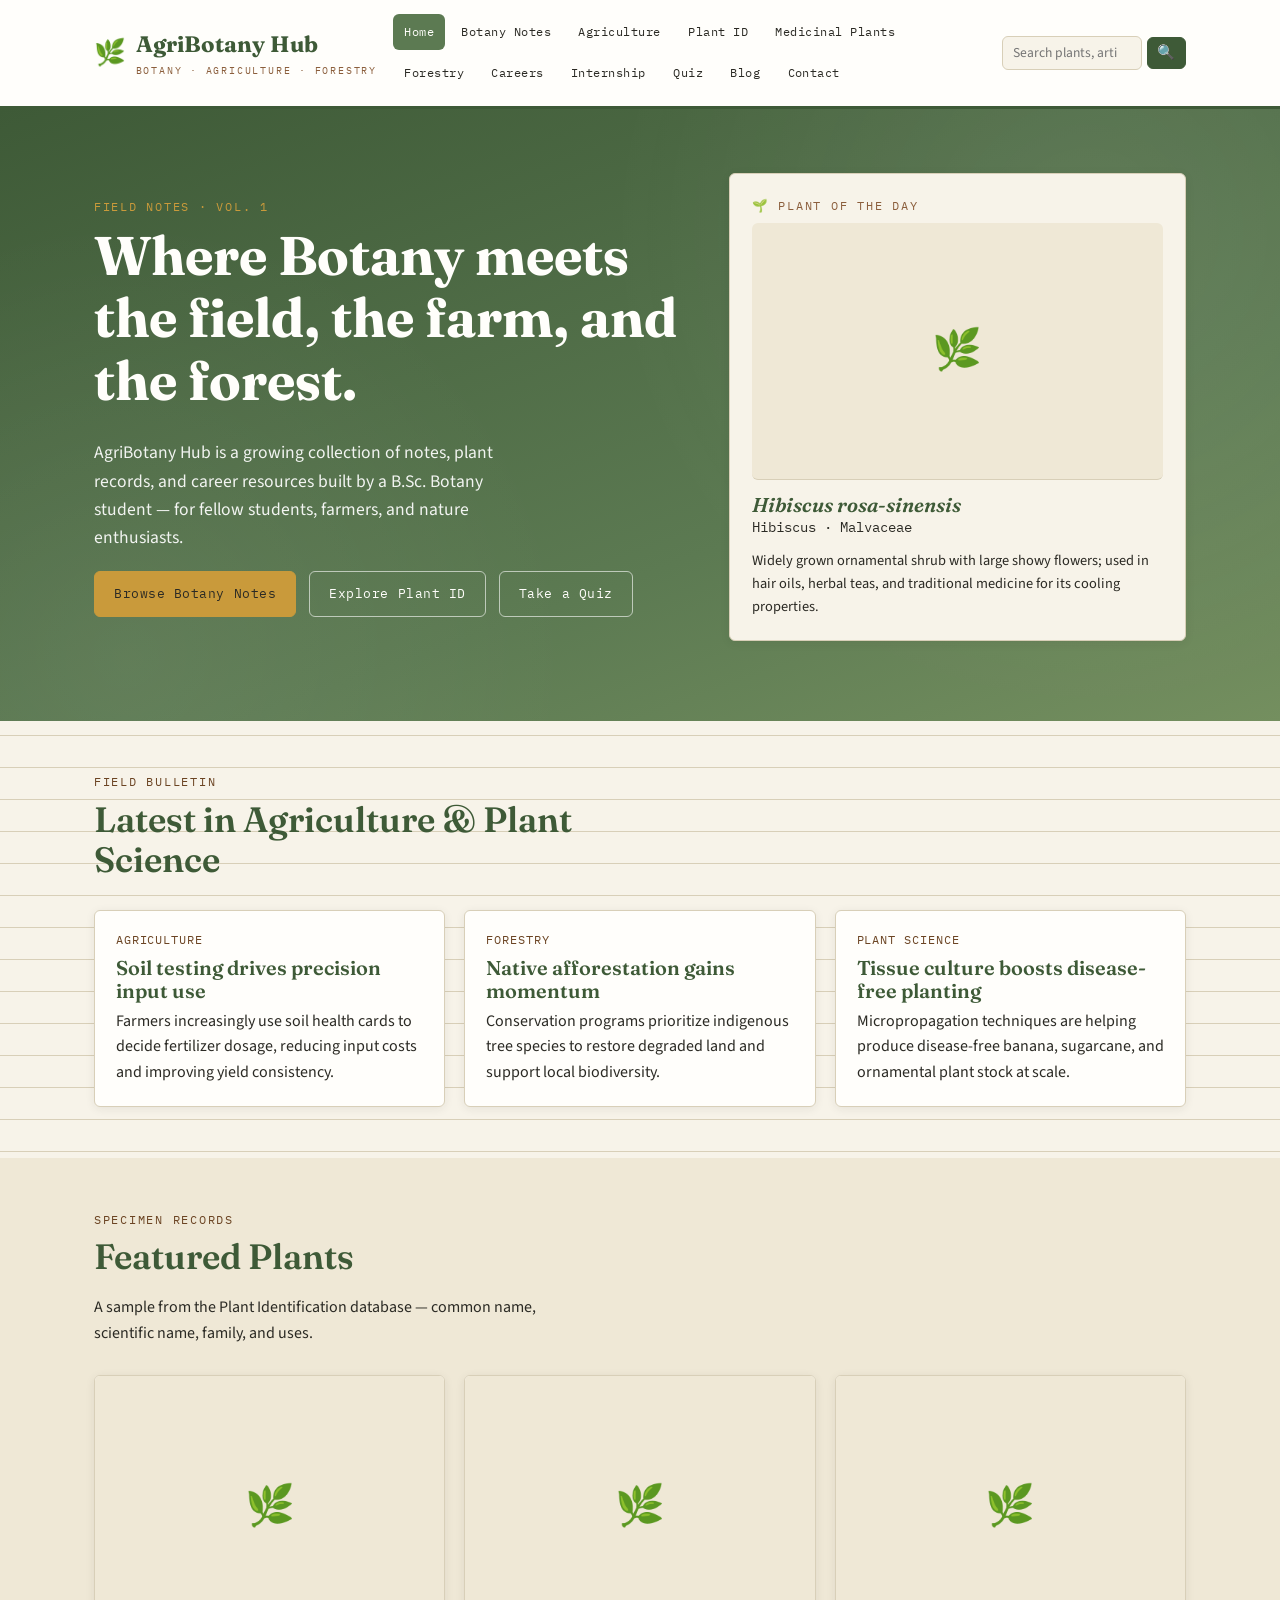
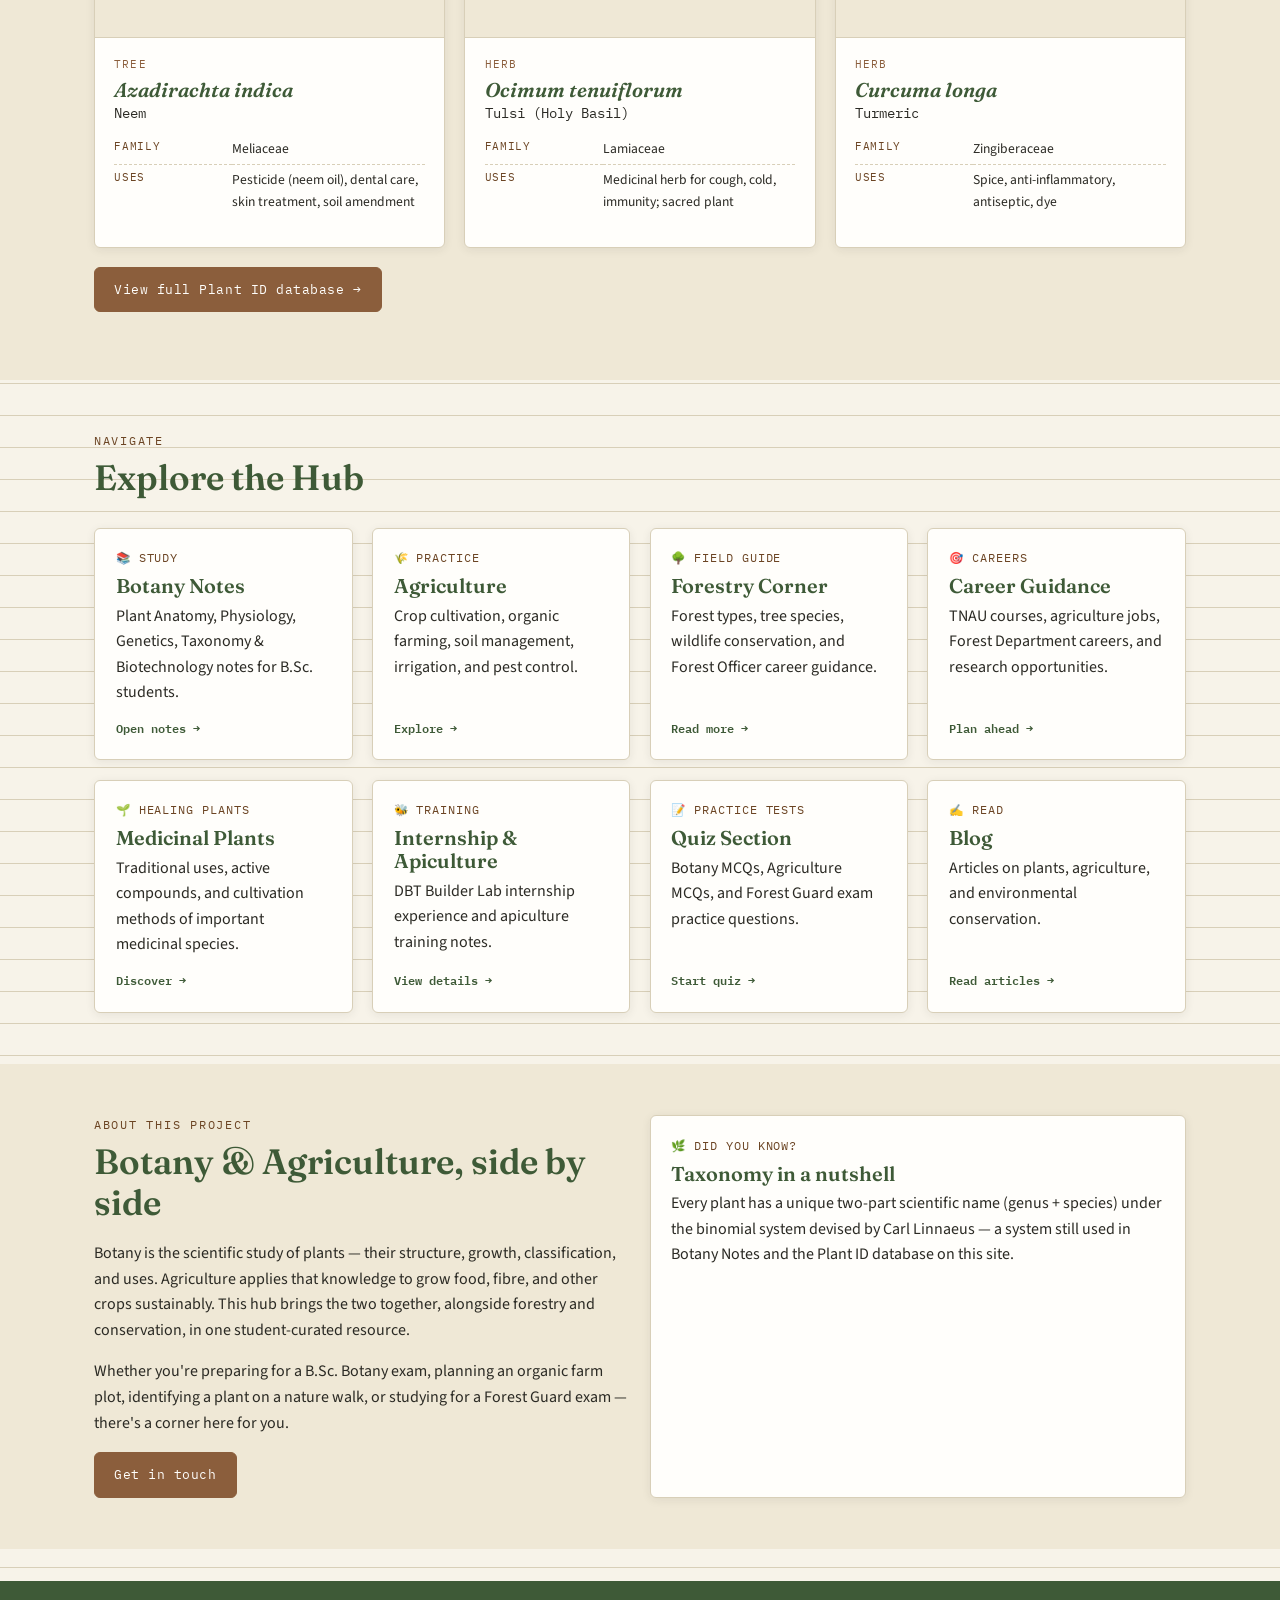
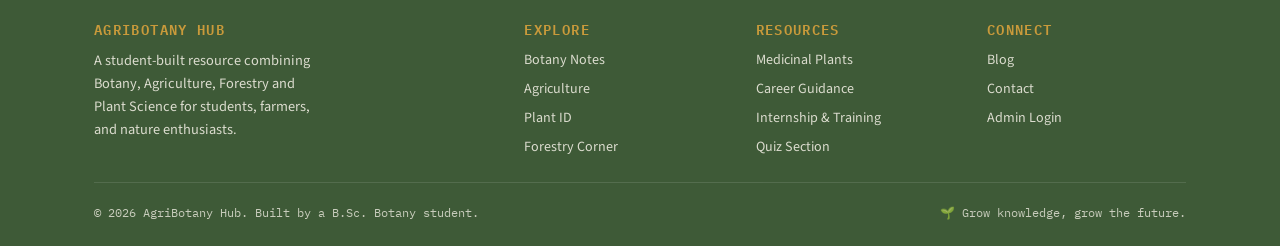
<file: index.html>
<!DOCTYPE html>
<html lang="en">
<head>
  <meta charset="UTF-8">
  <meta name="viewport" content="width=device-width, initial-scale=1.0">
  <title>AgriBotany Hub — Botany, Agriculture & Forestry Resources</title>
  <meta name="description" content="AgriBotany Hub: a student-built resource combining Botany, Agriculture, Forestry, Plant Science and Medicinal Plants — notes, plant identification, career guidance and quizzes.">
  <link rel="preconnect" href="https://fonts.googleapis.com">
  <link href="https://fonts.googleapis.com/css2?family=Fraunces:opsz,wght@9..144,400;9..144,600;9..144,700&family=Source+Sans+3:wght@400;600&family=IBM+Plex+Mono:wght@400;500&display=swap" rel="stylesheet">
  <link rel="stylesheet" href="css/style.css">
</head>
<body>
  <div id="header-placeholder"></div>

  <section class="hero">
    <div class="container hero-inner">
      <div>
        <span class="eyebrow">Field Notes · Vol. 1</span>
        <h1>Where Botany meets the field, the farm, and the forest.</h1>
        <p class="lead">AgriBotany Hub is a growing collection of notes, plant records, and career resources built by a B.Sc. Botany student — for fellow students, farmers, and nature enthusiasts.</p>
        <div class="hero-actions">
          <a href="botany-notes.html" class="btn btn-primary">Browse Botany Notes</a>
          <a href="plant-id.html" class="btn btn-outline">Explore Plant ID</a>
          <a href="quiz.html" class="btn btn-outline">Take a Quiz</a>
        </div>
      </div>
      <div class="hero-card" id="potdCard">
        <!-- Plant of the Day injected here -->
      </div>
    </div>
  </section>

  <main>
    <!-- Latest agriculture news -->
    <section class="section">
      <div class="container">
        <div class="section-header">
          <span class="eyebrow">Field Bulletin</span>
          <h2>Latest in Agriculture & Plant Science</h2>
        </div>
        <div class="grid grid-3" id="newsGrid"></div>
      </div>
    </section>

    <!-- Featured plants -->
    <section class="section section-alt">
      <div class="container">
        <div class="section-header">
          <span class="eyebrow">Specimen Records</span>
          <h2>Featured Plants</h2>
          <p>A sample from the Plant Identification database — common name, scientific name, family, and uses.</p>
        </div>
        <div class="grid grid-3" id="featuredPlants"></div>
        <p style="margin-top:1.2rem;"><a href="plant-id.html" class="btn btn-soil">View full Plant ID database →</a></p>
      </div>
    </section>

    <!-- Quick links to sections -->
    <section class="section">
      <div class="container">
        <div class="section-header">
          <span class="eyebrow">Navigate</span>
          <h2>Explore the Hub</h2>
        </div>
        <div class="grid grid-4">
          <div class="card">
            <div class="meta">📚 Study</div>
            <h3>Botany Notes</h3>
            <p>Plant Anatomy, Physiology, Genetics, Taxonomy & Biotechnology notes for B.Sc. students.</p>
            <a class="card-link" href="botany-notes.html">Open notes →</a>
          </div>
          <div class="card">
            <div class="meta">🌾 Practice</div>
            <h3>Agriculture</h3>
            <p>Crop cultivation, organic farming, soil management, irrigation, and pest control.</p>
            <a class="card-link" href="agriculture.html">Explore →</a>
          </div>
          <div class="card">
            <div class="meta">🌳 Field Guide</div>
            <h3>Forestry Corner</h3>
            <p>Forest types, tree species, wildlife conservation, and Forest Officer career guidance.</p>
            <a class="card-link" href="forestry.html">Read more →</a>
          </div>
          <div class="card">
            <div class="meta">🎯 Careers</div>
            <h3>Career Guidance</h3>
            <p>TNAU courses, agriculture jobs, Forest Department careers, and research opportunities.</p>
            <a class="card-link" href="careers.html">Plan ahead →</a>
          </div>
          <div class="card">
            <div class="meta">🌱 Healing Plants</div>
            <h3>Medicinal Plants</h3>
            <p>Traditional uses, active compounds, and cultivation methods of important medicinal species.</p>
            <a class="card-link" href="medicinal-plants.html">Discover →</a>
          </div>
          <div class="card">
            <div class="meta">🐝 Training</div>
            <h3>Internship & Apiculture</h3>
            <p>DBT Builder Lab internship experience and apiculture training notes.</p>
            <a class="card-link" href="internship.html">View details →</a>
          </div>
          <div class="card">
            <div class="meta">📝 Practice Tests</div>
            <h3>Quiz Section</h3>
            <p>Botany MCQs, Agriculture MCQs, and Forest Guard exam practice questions.</p>
            <a class="card-link" href="quiz.html">Start quiz →</a>
          </div>
          <div class="card">
            <div class="meta">✍️ Read</div>
            <h3>Blog</h3>
            <p>Articles on plants, agriculture, and environmental conservation.</p>
            <a class="card-link" href="blog.html">Read articles →</a>
          </div>
        </div>
      </div>
    </section>

    <!-- About intro -->
    <section class="section section-alt">
      <div class="container">
        <div class="grid grid-2">
          <div>
            <span class="eyebrow">About this project</span>
            <h2>Botany & Agriculture, side by side</h2>
            <p>Botany is the scientific study of plants — their structure, growth, classification, and uses. Agriculture applies that knowledge to grow food, fibre, and other crops sustainably. This hub brings the two together, alongside forestry and conservation, in one student-curated resource.</p>
            <p>Whether you're preparing for a B.Sc. Botany exam, planning an organic farm plot, identifying a plant on a nature walk, or studying for a Forest Guard exam — there's a corner here for you.</p>
            <a href="contact.html" class="btn btn-soil">Get in touch</a>
          </div>
          <div class="card">
            <div class="meta">🌿 Did you know?</div>
            <h3>Taxonomy in a nutshell</h3>
            <p>Every plant has a unique two-part scientific name (genus + species) under the binomial system devised by Carl Linnaeus — a system still used in Botany Notes and the Plant ID database on this site.</p>
          </div>
        </div>
      </div>
    </section>
  </main>

  <div id="footer-placeholder"></div>

  <script src="js/data.js"></script>
  <script src="js/ui.js"></script>
  <script>
    initSharedUI("home");

    // ===== Plant of the Day =====
    const potd = DataStore.get("potd");
    document.getElementById("potdCard").innerHTML = `
      <span class="eyebrow">🌱 Plant of the Day</span>
      <div class="specimen-photo" style="aspect-ratio:16/10; margin-bottom:0.8rem; border-radius:var(--radius);">
        ${potd.image ? `<img src="${potd.image}" alt="${escapeHtml(potd.common)}">` : '🌿'}
      </div>
      <h3 style="font-style:italic; margin-bottom:0.1rem;">${escapeHtml(potd.scientific)}</h3>
      <div class="specimen-common">${escapeHtml(potd.common)} · ${escapeHtml(potd.family)}</div>
      <p style="font-size:0.9rem; margin-bottom:0;">${escapeHtml(potd.note)}</p>
    `;

    // ===== Latest news (static curated bulletin) =====
    const newsItems = [
      { tag: "Agriculture", title: "Soil testing drives precision input use", body: "Farmers increasingly use soil health cards to decide fertilizer dosage, reducing input costs and improving yield consistency." },
      { tag: "Forestry", title: "Native afforestation gains momentum", body: "Conservation programs prioritize indigenous tree species to restore degraded land and support local biodiversity." },
      { tag: "Plant Science", title: "Tissue culture boosts disease-free planting", body: "Micropropagation techniques are helping produce disease-free banana, sugarcane, and ornamental plant stock at scale." }
    ];
    document.getElementById("newsGrid").innerHTML = newsItems.map(n => `
      <div class="card">
        <div class="meta">${n.tag}</div>
        <h3>${n.title}</h3>
        <p>${n.body}</p>
      </div>
    `).join("");

    // ===== Featured plants (first 3 from Plant ID database) =====
    const plants = DataStore.get("plants").slice(0, 3);
    document.getElementById("featuredPlants").innerHTML = plants.map(p => `
      <div class="specimen-card">
        <div class="specimen-photo">
          ${p.image ? `<img src="${p.image}" alt="${escapeHtml(p.common)}">` : '🌿'}
        </div>
        <div class="specimen-body">
          <div class="specimen-id">${escapeHtml(p.category)}</div>
          <h3>${escapeHtml(p.scientific)}</h3>
          <div class="specimen-common">${escapeHtml(p.common)}</div>
          <table class="specimen-table">
            <tr><td>Family</td><td>${escapeHtml(p.family)}</td></tr>
            <tr><td>Uses</td><td>${escapeHtml(p.uses)}</td></tr>
          </table>
        </div>
      </div>
    `).join("");
  </script>
</body>
</html>
</file>
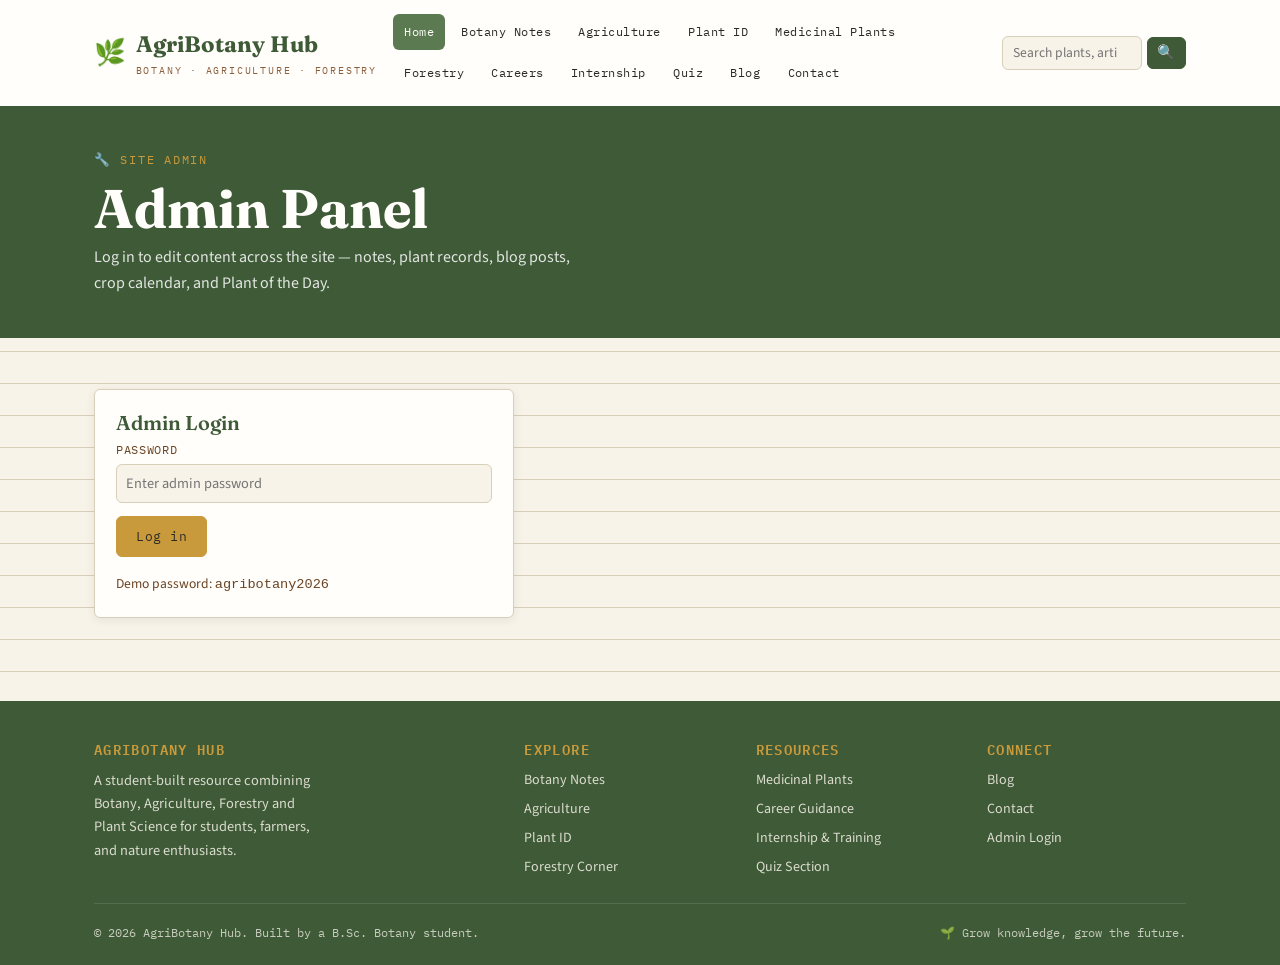
<file: admin.html>
<!DOCTYPE html>
<html lang="en">
<head>
  <meta charset="UTF-8">
  <meta name="viewport" content="width=device-width, initial-scale=1.0">
  <title>Admin — AgriBotany Hub</title>
  <link rel="preconnect" href="https://fonts.googleapis.com">
  <link href="https://fonts.googleapis.com/css2?family=Fraunces:opsz,wght@9..144,400;9..144,600;9..144,700&family=Source+Sans+3:wght@400;600&family=IBM+Plex+Mono:wght@400;500&display=swap" rel="stylesheet">
  <link rel="stylesheet" href="css/style.css">
</head>
<body>
  <div id="header-placeholder"></div>

  <div class="page-hero">
    <div class="container">
      <span class="eyebrow">🔧 Site Admin</span>
      <h1>Admin Panel</h1>
      <p>Log in to edit content across the site — notes, plant records, blog posts, crop calendar, and Plant of the Day.</p>
    </div>
  </div>

  <main>
    <section class="section">
      <div class="container">

        <!-- Login form -->
        <div class="card" id="loginCard" style="max-width:420px;">
          <h3>Admin Login</h3>
          <form id="loginForm">
            <div class="form-row">
              <label for="adminPassword">Password</label>
              <input type="password" id="adminPassword" required placeholder="Enter admin password">
            </div>
            <button type="submit" class="btn btn-primary">Log in</button>
          </form>
          <p id="loginError" style="display:none; color:#B5544A; font-size:0.85rem; margin-top:0.6rem;">Incorrect password. Try again.</p>
          <p style="margin-top:1rem; font-size:0.85rem; color:var(--soil-deep);">Demo password: <code>agribotany2026</code></p>
        </div>

        <!-- Dashboard -->
        <div id="dashboard" style="display:none;">
          <div class="admin-bar" style="margin-bottom:1.5rem; border-radius:var(--radius);">
            <span>🔧 Logged in as Admin</span>
            <button id="logoutBtn">Log out</button>
          </div>

          <div class="section-header">
            <span class="eyebrow">Dashboard</span>
            <h2>What would you like to edit?</h2>
            <p>Once logged in, an admin bar and inline editing controls (add/delete) appear on the relevant content pages. Use the links below to jump to each section.</p>
          </div>
          <div class="grid grid-3">
            <div class="card">
              <h3>📚 Botany Notes</h3>
              <p>Add or remove study notes by subject.</p>
              <a class="card-link" href="botany-notes.html">Manage notes →</a>
            </div>
            <div class="card">
              <h3>🌾 Crop Calendar</h3>
              <p>Add or remove crop calendar entries.</p>
              <a class="card-link" href="agriculture.html">Manage calendar →</a>
            </div>
            <div class="card">
              <h3>🔍 Plant ID Database</h3>
              <p>Add new plant records with images, or remove existing ones.</p>
              <a class="card-link" href="plant-id.html">Manage plants →</a>
            </div>
            <div class="card">
              <h3>🌱 Medicinal Plants</h3>
              <p>Add or remove medicinal plant records.</p>
              <a class="card-link" href="medicinal-plants.html">Manage records →</a>
            </div>
            <div class="card">
              <h3>✍️ Blog</h3>
              <p>Publish new articles or remove existing posts.</p>
              <a class="card-link" href="blog.html">Manage posts →</a>
            </div>
            <div class="card">
              <h3>🌿 Plant of the Day</h3>
              <p>Update the featured plant shown on the homepage.</p>
              <a class="card-link" href="#" onclick="document.getElementById('potdEditor').scrollIntoView({behavior:'smooth'}); return false;">Edit below →</a>
            </div>
          </div>

          <!-- Plant of the Day Editor -->
          <div class="admin-panel" id="potdEditor" style="margin-top:2rem;">
            <h3>🌿 Edit Plant of the Day</h3>
            <form id="potdForm">
              <div class="grid grid-2">
                <div class="form-row">
                  <label for="potdCommon">Common name</label>
                  <input type="text" id="potdCommon" required>
                </div>
                <div class="form-row">
                  <label for="potdScientific">Scientific name</label>
                  <input type="text" id="potdScientific" required>
                </div>
              </div>
              <div class="form-row">
                <label for="potdFamily">Family</label>
                <input type="text" id="potdFamily" required>
              </div>
              <div class="form-row">
                <label for="potdNote">Note / description</label>
                <textarea id="potdNote" required></textarea>
              </div>
              <div class="form-row">
                <label for="potdImage">Image (optional)</label>
                <input type="file" id="potdImage" accept="image/*">
              </div>
              <button type="submit" class="btn btn-primary">Save Plant of the Day</button>
            </form>
            <p id="potdStatus" style="display:none; color:var(--sage-deep); font-family:var(--font-mono); font-size:0.85rem; margin-top:0.6rem;">Saved! Visit the homepage to see the update.</p>
          </div>

          <!-- Reset data -->
          <div class="admin-panel" style="margin-top:1.5rem; border-color:#B5544A;">
            <h3 style="color:#B5544A;">⚠️ Reset Site Data</h3>
            <p>This restores all content (notes, plants, blog posts, crop calendar, quizzes, Plant of the Day) to the original defaults. Any custom additions will be lost.</p>
            <button class="btn" style="background:#B5544A; color:white;" id="resetBtn">Reset to Defaults</button>
          </div>
        </div>

      </div>
    </section>
  </main>

  <div id="footer-placeholder"></div>

  <script src="js/data.js"></script>
  <script src="js/ui.js"></script>
  <script>
    initSharedUI("home");

    function showDashboard() {
      document.getElementById("loginCard").style.display = "none";
      document.getElementById("dashboard").style.display = "block";
      const potd = DataStore.get("potd");
      document.getElementById("potdCommon").value = potd.common;
      document.getElementById("potdScientific").value = potd.scientific;
      document.getElementById("potdFamily").value = potd.family;
      document.getElementById("potdNote").value = potd.note;
    }

    if (AdminAuth.isLoggedIn()) {
      showDashboard();
    }

    document.getElementById("loginForm").addEventListener("submit", (e) => {
      e.preventDefault();
      const pwd = document.getElementById("adminPassword").value;
      if (AdminAuth.login(pwd)) {
        document.getElementById("loginError").style.display = "none";
        showDashboard();
      } else {
        document.getElementById("loginError").style.display = "block";
      }
    });

    document.getElementById("logoutBtn").addEventListener("click", () => {
      AdminAuth.logout();
      document.getElementById("dashboard").style.display = "none";
      document.getElementById("loginCard").style.display = "block";
      document.getElementById("loginForm").reset();
    });

    document.getElementById("potdForm").addEventListener("submit", (e) => {
      e.preventDefault();
      const fileInput = document.getElementById("potdImage");
      const current = DataStore.get("potd");
      readImageAsDataURL(fileInput, (imageData) => {
        DataStore.set("potd", {
          common: document.getElementById("potdCommon").value.trim(),
          scientific: document.getElementById("potdScientific").value.trim(),
          family: document.getElementById("potdFamily").value.trim(),
          note: document.getElementById("potdNote").value.trim(),
          image: imageData || current.image
        });
        document.getElementById("potdStatus").style.display = "block";
        setTimeout(() => document.getElementById("potdStatus").style.display = "none", 3000);
      });
    });

    document.getElementById("resetBtn").addEventListener("click", () => {
      if (!confirm("This will erase all custom edits and restore default content. Continue?")) return;
      DataStore.resetToDefaults();
      alert("Site data has been reset to defaults.");
      showDashboard();
    });
  </script>
</body>
</html>
</file>
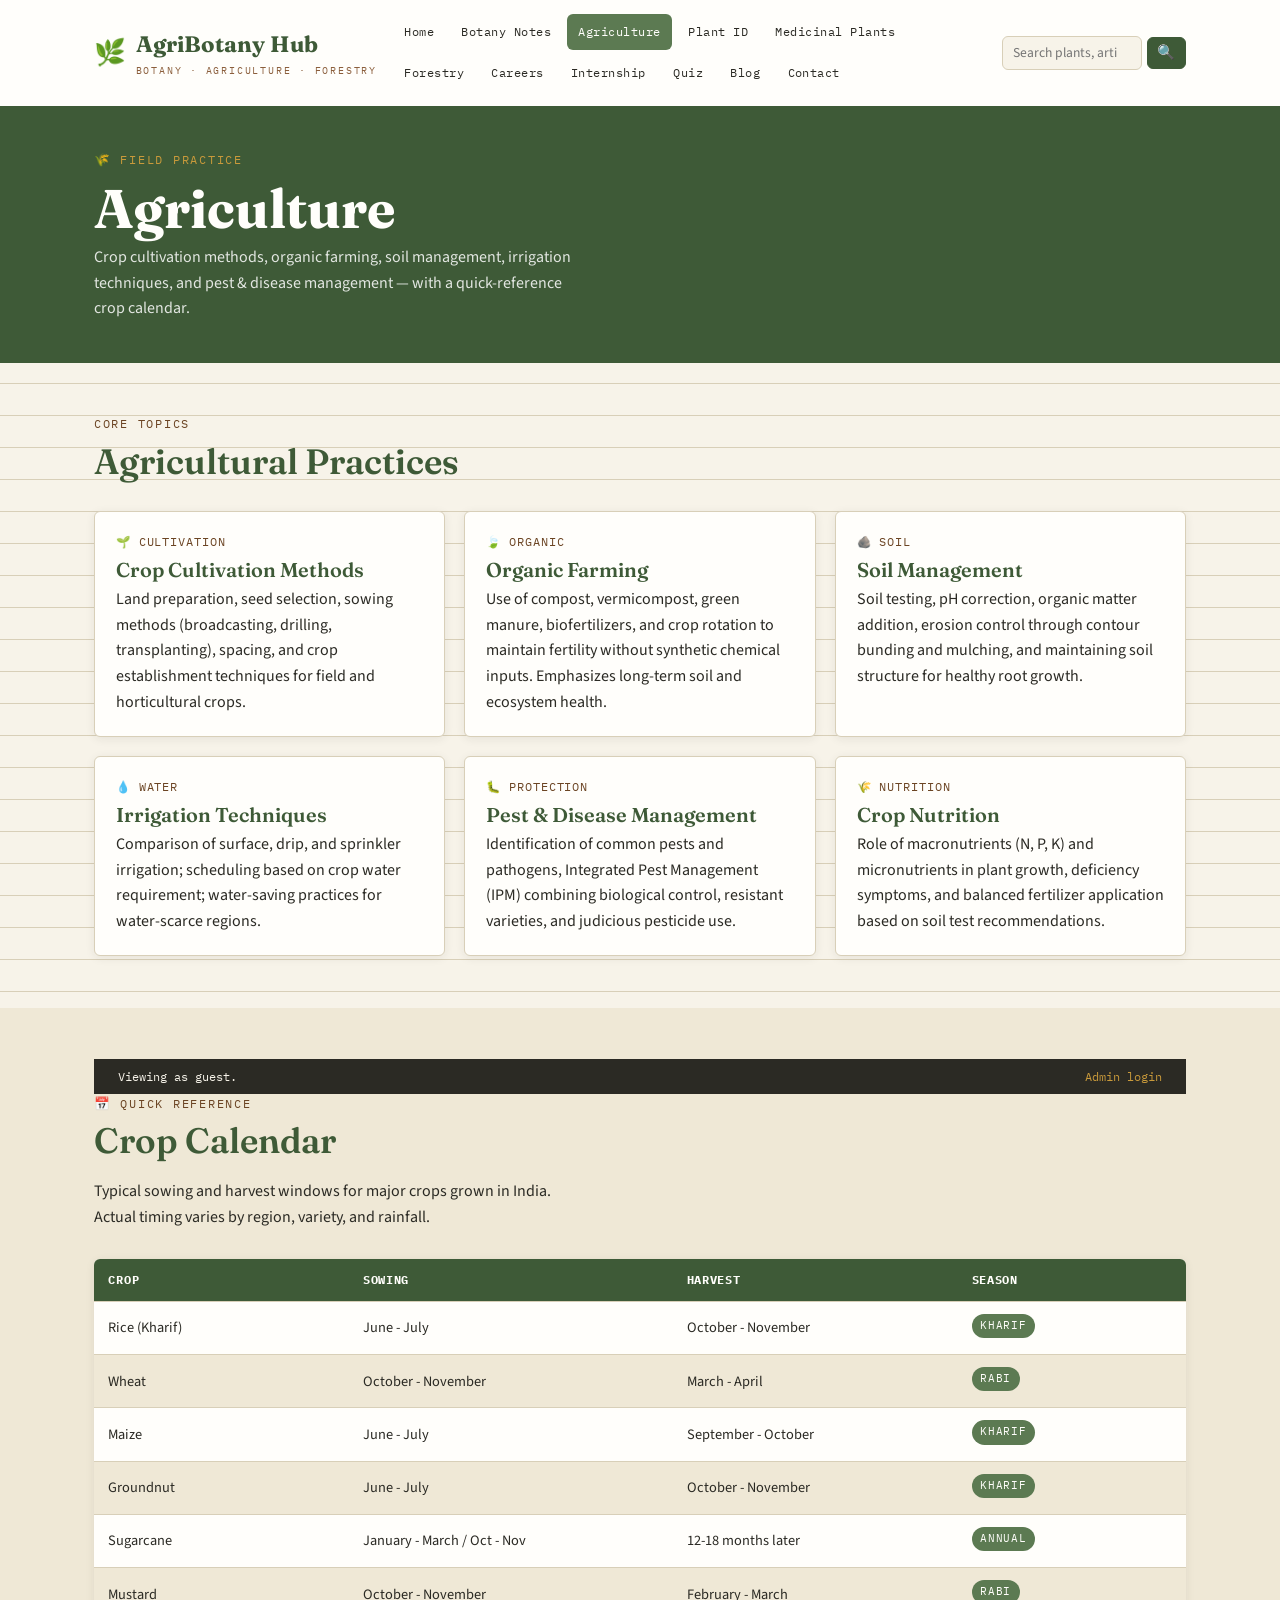
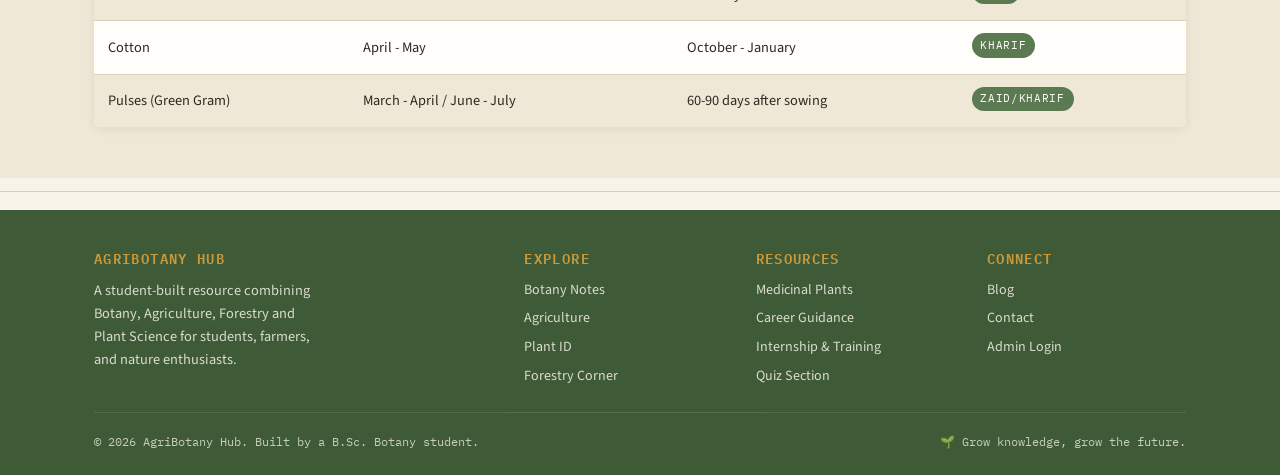
<file: agriculture.html>
<!DOCTYPE html>
<html lang="en">
<head>
  <meta charset="UTF-8">
  <meta name="viewport" content="width=device-width, initial-scale=1.0">
  <title>Agriculture — AgriBotany Hub</title>
  <meta name="description" content="Crop cultivation methods, organic farming, soil management, irrigation techniques, pest and disease management, and a crop calendar.">
  <link rel="preconnect" href="https://fonts.googleapis.com">
  <link href="https://fonts.googleapis.com/css2?family=Fraunces:opsz,wght@9..144,400;9..144,600;9..144,700&family=Source+Sans+3:wght@400;600&family=IBM+Plex+Mono:wght@400;500&display=swap" rel="stylesheet">
  <link rel="stylesheet" href="css/style.css">
</head>
<body>
  <div id="header-placeholder"></div>

  <div class="page-hero">
    <div class="container">
      <span class="eyebrow">🌾 Field Practice</span>
      <h1>Agriculture</h1>
      <p>Crop cultivation methods, organic farming, soil management, irrigation techniques, and pest & disease management — with a quick-reference crop calendar.</p>
    </div>
  </div>

  <main>
    <section class="section">
      <div class="container">
        <div class="section-header">
          <span class="eyebrow">Core Topics</span>
          <h2>Agricultural Practices</h2>
        </div>
        <div class="grid grid-3">
          <div class="card">
            <div class="meta">🌱 Cultivation</div>
            <h3>Crop Cultivation Methods</h3>
            <p>Land preparation, seed selection, sowing methods (broadcasting, drilling, transplanting), spacing, and crop establishment techniques for field and horticultural crops.</p>
          </div>
          <div class="card">
            <div class="meta">🍃 Organic</div>
            <h3>Organic Farming</h3>
            <p>Use of compost, vermicompost, green manure, biofertilizers, and crop rotation to maintain fertility without synthetic chemical inputs. Emphasizes long-term soil and ecosystem health.</p>
          </div>
          <div class="card">
            <div class="meta">🪨 Soil</div>
            <h3>Soil Management</h3>
            <p>Soil testing, pH correction, organic matter addition, erosion control through contour bunding and mulching, and maintaining soil structure for healthy root growth.</p>
          </div>
          <div class="card">
            <div class="meta">💧 Water</div>
            <h3>Irrigation Techniques</h3>
            <p>Comparison of surface, drip, and sprinkler irrigation; scheduling based on crop water requirement; water-saving practices for water-scarce regions.</p>
          </div>
          <div class="card">
            <div class="meta">🐛 Protection</div>
            <h3>Pest & Disease Management</h3>
            <p>Identification of common pests and pathogens, Integrated Pest Management (IPM) combining biological control, resistant varieties, and judicious pesticide use.</p>
          </div>
          <div class="card">
            <div class="meta">🌾 Nutrition</div>
            <h3>Crop Nutrition</h3>
            <p>Role of macronutrients (N, P, K) and micronutrients in plant growth, deficiency symptoms, and balanced fertilizer application based on soil test recommendations.</p>
          </div>
        </div>
      </div>
    </section>

    <!-- Crop Calendar -->
    <section class="section section-alt">
      <div class="container">
        <div id="admin-bar-placeholder"></div>
        <div id="adminPanel" class="admin-panel hidden">
          <h3>Add a crop calendar entry</h3>
          <form id="cropForm">
            <div class="form-row">
              <label for="cropName">Crop name</label>
              <input type="text" id="cropName" required placeholder="e.g. Sorghum (Kharif)">
            </div>
            <div class="form-row">
              <label for="cropSowing">Sowing period</label>
              <input type="text" id="cropSowing" required placeholder="e.g. June - July">
            </div>
            <div class="form-row">
              <label for="cropHarvest">Harvest period</label>
              <input type="text" id="cropHarvest" required placeholder="e.g. October - November">
            </div>
            <div class="form-row">
              <label for="cropSeason">Season</label>
              <select id="cropSeason">
                <option value="Kharif">Kharif</option>
                <option value="Rabi">Rabi</option>
                <option value="Zaid/Kharif">Zaid/Kharif</option>
                <option value="Annual">Annual</option>
              </select>
            </div>
            <button type="submit" class="btn btn-primary">Add Entry</button>
          </form>
        </div>

        <div class="section-header">
          <span class="eyebrow">📅 Quick Reference</span>
          <h2>Crop Calendar</h2>
          <p>Typical sowing and harvest windows for major crops grown in India. Actual timing varies by region, variety, and rainfall.</p>
        </div>
        <table class="data-table" id="cropTable">
          <thead>
            <tr><th>Crop</th><th>Sowing</th><th>Harvest</th><th>Season</th><th id="cropActionsHeader" style="display:none;">Actions</th></tr>
          </thead>
          <tbody id="cropTableBody"></tbody>
        </table>
      </div>
    </section>
  </main>

  <div id="footer-placeholder"></div>

  <script src="js/data.js"></script>
  <script src="js/ui.js"></script>
  <script>
    initSharedUI("agriculture");
    initAdminBar("admin-bar-placeholder", (isAdmin) => {
      document.getElementById("adminPanel").classList.toggle("hidden", !isAdmin);
      document.getElementById("cropActionsHeader").style.display = isAdmin ? "" : "none";
      renderCropCalendar();
    });

    function renderCropCalendar() {
      const calendar = DataStore.get("cropCalendar");
      const isAdmin = AdminAuth.isLoggedIn();
      document.getElementById("cropTableBody").innerHTML = calendar.map((c, idx) => `
        <tr>
          <td>${escapeHtml(c.crop)}</td>
          <td>${escapeHtml(c.sowing)}</td>
          <td>${escapeHtml(c.harvest)}</td>
          <td><span class="tag">${escapeHtml(c.season)}</span></td>
          ${isAdmin ? `<td><button class="btn btn-outline" style="border-color:var(--line); color:var(--ink); padding:0.3rem 0.7rem;" onclick="deleteCrop(${idx})">Delete</button></td>` : ''}
        </tr>
      `).join("");
    }

    function deleteCrop(idx) {
      if (!confirm("Delete this crop calendar entry?")) return;
      const calendar = DataStore.get("cropCalendar");
      calendar.splice(idx, 1);
      DataStore.set("cropCalendar", calendar);
      renderCropCalendar();
    }

    document.getElementById("cropForm").addEventListener("submit", (e) => {
      e.preventDefault();
      const calendar = DataStore.get("cropCalendar");
      calendar.push({
        crop: document.getElementById("cropName").value.trim(),
        sowing: document.getElementById("cropSowing").value.trim(),
        harvest: document.getElementById("cropHarvest").value.trim(),
        season: document.getElementById("cropSeason").value
      });
      DataStore.set("cropCalendar", calendar);
      e.target.reset();
      renderCropCalendar();
    });

    renderCropCalendar();
  </script>
</body>
</html>
</file>
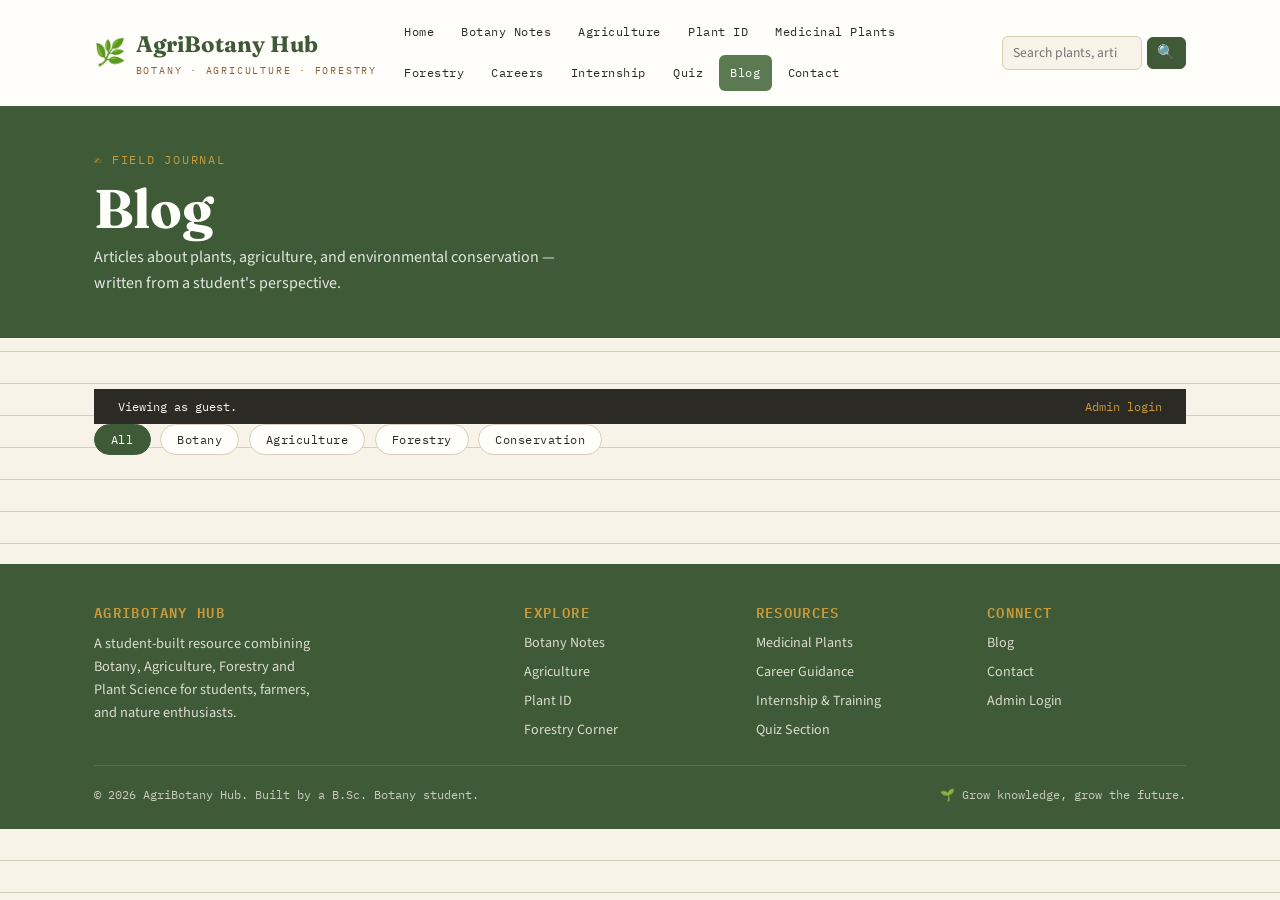
<file: blog.html>
<!DOCTYPE html>
<html lang="en">
<head>
  <meta charset="UTF-8">
  <meta name="viewport" content="width=device-width, initial-scale=1.0">
  <title>Blog — AgriBotany Hub</title>
  <meta name="description" content="Articles about plants, agriculture, and environmental conservation.">
  <link rel="preconnect" href="https://fonts.googleapis.com">
  <link href="https://fonts.googleapis.com/css2?family=Fraunces:opsz,wght@9..144,400;9..144,600;9..144,700&family=Source+Sans+3:wght@400;600&family=IBM+Plex+Mono:wght@400;500&display=swap" rel="stylesheet">
  <link rel="stylesheet" href="css/style.css">
</head>
<body>
  <div id="header-placeholder"></div>

  <div class="page-hero">
    <div class="container">
      <span class="eyebrow">✍️ Field Journal</span>
      <h1>Blog</h1>
      <p>Articles about plants, agriculture, and environmental conservation — written from a student's perspective.</p>
    </div>
  </div>

  <main>
    <section class="section">
      <div class="container">
        <div id="admin-bar-placeholder"></div>
        <div id="adminPanel" class="admin-panel hidden">
          <h3>Write a new post</h3>
          <form id="postForm">
            <div class="form-row">
              <label for="postTitle">Title</label>
              <input type="text" id="postTitle" required placeholder="Post title">
            </div>
            <div class="grid grid-2">
              <div class="form-row">
                <label for="postCategory">Category</label>
                <select id="postCategory">
                  <option value="Botany">Botany</option>
                  <option value="Agriculture">Agriculture</option>
                  <option value="Forestry">Forestry</option>
                  <option value="Conservation">Conservation</option>
                </select>
              </div>
              <div class="form-row">
                <label for="postAuthor">Author</label>
                <input type="text" id="postAuthor" value="AgriBotany Hub">
              </div>
            </div>
            <div class="form-row">
              <label for="postExcerpt">Excerpt (short summary)</label>
              <textarea id="postExcerpt" required placeholder="A 1-2 sentence summary shown in the article list"></textarea>
            </div>
            <div class="form-row">
              <label for="postContent">Content</label>
              <textarea id="postContent" required style="min-height:140px;" placeholder="Full article text"></textarea>
            </div>
            <button type="submit" class="btn btn-primary">Publish Post</button>
          </form>
        </div>

        <div class="filter-bar" id="blogFilter">
          <button data-category="all" class="active">All</button>
          <button data-category="Botany">Botany</button>
          <button data-category="Agriculture">Agriculture</button>
          <button data-category="Forestry">Forestry</button>
          <button data-category="Conservation">Conservation</button>
        </div>

        <div id="blogList" class="grid grid-3"></div>

        <!-- Single post view -->
        <div id="postView" style="display:none;">
          <button class="btn btn-outline" style="border-color:var(--line); color:var(--ink); margin-bottom:1.2rem;" onclick="closePost()">← Back to all posts</button>
          <article class="card" id="postArticle"></article>
        </div>
      </div>
    </section>
  </main>

  <div id="footer-placeholder"></div>

  <script src="js/data.js"></script>
  <script src="js/ui.js"></script>
  <script>
    initSharedUI("blog");
    initAdminBar("admin-bar-placeholder", (isAdmin) => {
      document.getElementById("adminPanel").classList.toggle("hidden", !isAdmin);
      renderList();
    });

    let currentCategory = "all";
    let searchFilter = (getQueryParam("q") || "").toLowerCase();

    function renderList() {
      let posts = DataStore.get("blogPosts").slice().sort((a, b) => b.date.localeCompare(a.date));
      const isAdmin = AdminAuth.isLoggedIn();

      if (currentCategory !== "all") posts = posts.filter(p => p.category === currentCategory);
      if (searchFilter) {
        posts = posts.filter(p =>
          p.title.toLowerCase().includes(searchFilter) ||
          p.excerpt.toLowerCase().includes(searchFilter) ||
          p.content.toLowerCase().includes(searchFilter)
        );
      }

      if (posts.length === 0) {
        document.getElementById("blogList").innerHTML = `<div class="card"><p>No posts found.</p></div>`;
        return;
      }

      document.getElementById("blogList").innerHTML = posts.map(p => `
        <div class="card">
          <div class="meta">${escapeHtml(p.category)} · ${escapeHtml(p.date)}</div>
          <h3>${escapeHtml(p.title)}</h3>
          <p>${escapeHtml(p.excerpt)}</p>
          <a class="card-link" href="#" onclick="openPost('${p.id}'); return false;">Read more →</a>
          ${isAdmin ? `<a class="card-link" href="#" style="color:#B5544A; margin-top:0.3rem;" onclick="deletePost('${p.id}'); return false;">Delete</a>` : ''}
        </div>
      `).join("");
    }

    function openPost(id) {
      const post = DataStore.get("blogPosts").find(p => p.id === id);
      if (!post) return;
      document.getElementById("blogList").style.display = "none";
      document.getElementById("blogFilter").style.display = "none";
      document.getElementById("postView").style.display = "block";
      document.getElementById("postArticle").innerHTML = `
        <div class="meta">${escapeHtml(post.category)} · ${escapeHtml(post.date)} · By ${escapeHtml(post.author)}</div>
        <h2 style="margin-top:0.3rem;">${escapeHtml(post.title)}</h2>
        <p style="font-size:1rem;">${escapeHtml(post.content)}</p>
      `;
      window.scrollTo({ top: 0, behavior: "smooth" });
    }

    function closePost() {
      document.getElementById("blogList").style.display = "";
      document.getElementById("blogFilter").style.display = "";
      document.getElementById("postView").style.display = "none";
    }

    function deletePost(id) {
      if (!confirm("Delete this post?")) return;
      const posts = DataStore.get("blogPosts").filter(p => p.id !== id);
      DataStore.set("blogPosts", posts);
      renderList();
    }

    document.querySelectorAll("#blogFilter button").forEach(btn => {
      btn.addEventListener("click", () => {
        document.querySelectorAll("#blogFilter button").forEach(b => b.classList.remove("active"));
        btn.classList.add("active");
        currentCategory = btn.dataset.category;
        renderList();
      });
    });

    document.getElementById("postForm").addEventListener("submit", (e) => {
      e.preventDefault();
      const posts = DataStore.get("blogPosts");
      posts.push({
        id: DataStore.genId("b"),
        title: document.getElementById("postTitle").value.trim(),
        category: document.getElementById("postCategory").value,
        author: document.getElementById("postAuthor").value.trim() || "AgriBotany Hub",
        date: new Date().toISOString().slice(0, 10),
        excerpt: document.getElementById("postExcerpt").value.trim(),
        content: document.getElementById("postContent").value.trim()
      });
      DataStore.set("blogPosts", posts);
      e.target.reset();
      document.getElementById("postAuthor").value = "AgriBotany Hub";
      renderList();
    });

    renderList();
  </script>
</body>
</html>
</file>
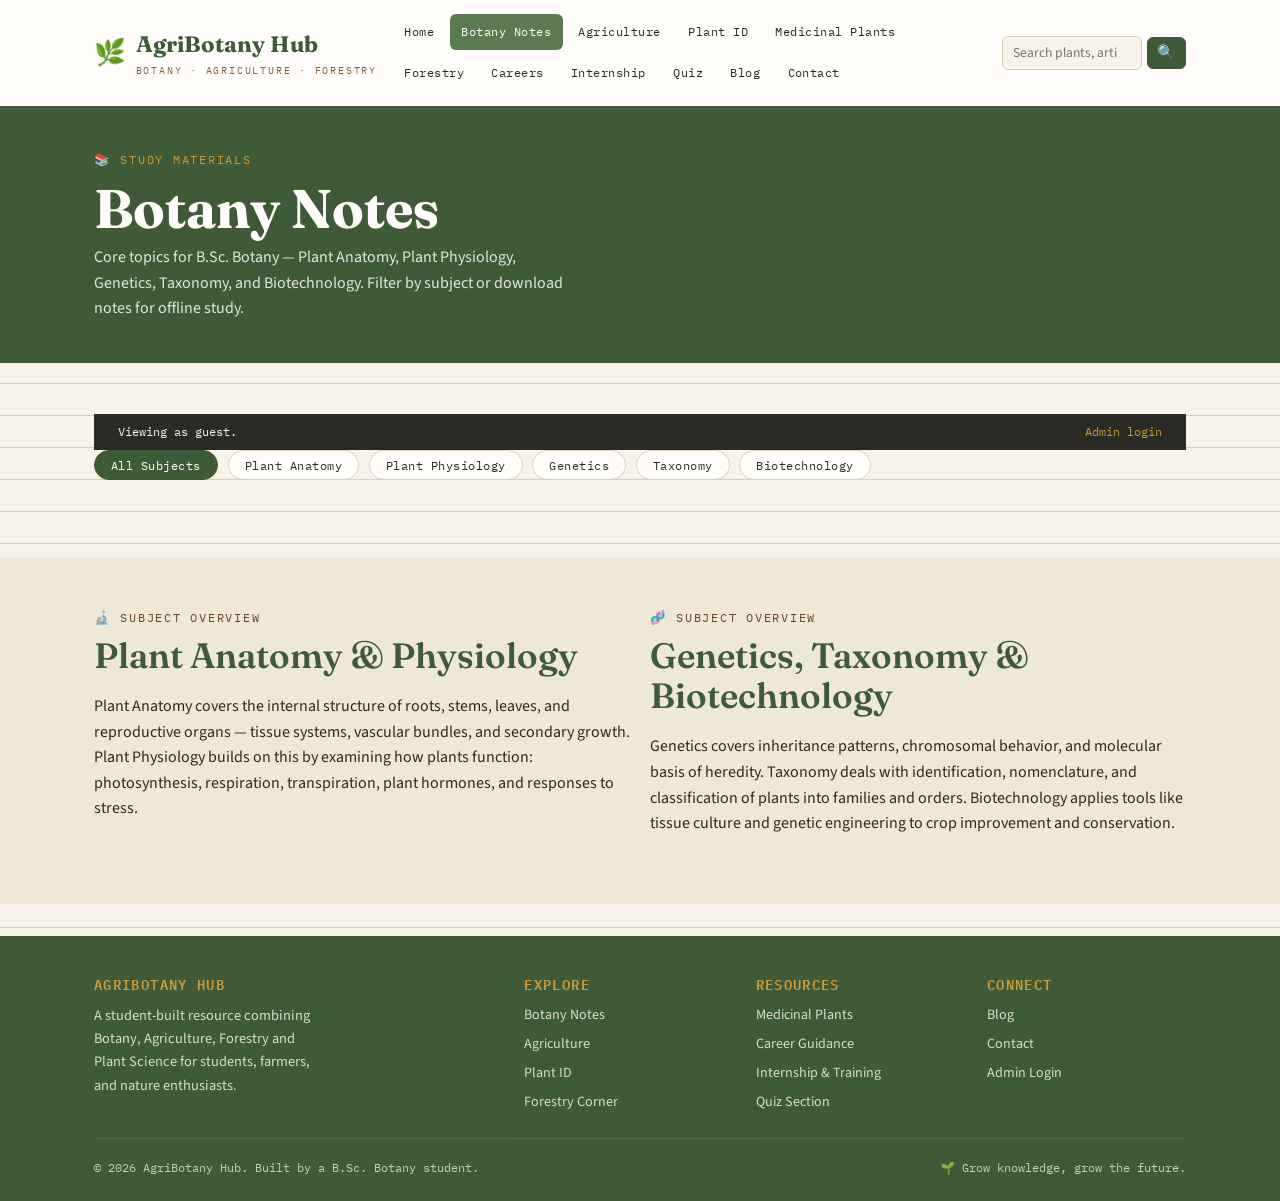
<file: botany-notes.html>
<!DOCTYPE html>
<html lang="en">
<head>
  <meta charset="UTF-8">
  <meta name="viewport" content="width=device-width, initial-scale=1.0">
  <title>Botany Notes — AgriBotany Hub</title>
  <meta name="description" content="B.Sc. Botany study notes: Plant Anatomy, Plant Physiology, Genetics, Taxonomy, and Biotechnology — downloadable resources.">
  <link rel="preconnect" href="https://fonts.googleapis.com">
  <link href="https://fonts.googleapis.com/css2?family=Fraunces:opsz,wght@9..144,400;9..144,600;9..144,700&family=Source+Sans+3:wght@400;600&family=IBM+Plex+Mono:wght@400;500&display=swap" rel="stylesheet">
  <link rel="stylesheet" href="css/style.css">
</head>
<body>
  <div id="header-placeholder"></div>

  <div class="page-hero">
    <div class="container">
      <span class="eyebrow">📚 Study Materials</span>
      <h1>Botany Notes</h1>
      <p>Core topics for B.Sc. Botany — Plant Anatomy, Plant Physiology, Genetics, Taxonomy, and Biotechnology. Filter by subject or download notes for offline study.</p>
    </div>
  </div>

  <main>
    <section class="section">
      <div class="container">
        <div id="admin-bar-placeholder"></div>
        <div id="adminPanel" class="admin-panel hidden">
          <h3>Add a new note</h3>
          <form id="noteForm">
            <div class="form-row">
              <label for="noteTitle">Title</label>
              <input type="text" id="noteTitle" required placeholder="e.g. Plant Anatomy - Vascular Tissue">
            </div>
            <div class="form-row">
              <label for="noteSubject">Subject</label>
              <select id="noteSubject" required>
                <option value="Plant Anatomy">Plant Anatomy</option>
                <option value="Plant Physiology">Plant Physiology</option>
                <option value="Genetics">Genetics</option>
                <option value="Taxonomy">Taxonomy</option>
                <option value="Biotechnology">Biotechnology</option>
              </select>
            </div>
            <div class="form-row">
              <label for="noteDescription">Description</label>
              <textarea id="noteDescription" required placeholder="Brief description of what this note covers"></textarea>
            </div>
            <div class="form-row">
              <label for="noteFileName">File name (for reference / download label)</label>
              <input type="text" id="noteFileName" placeholder="e.g. plant-anatomy-vascular.pdf">
            </div>
            <button type="submit" class="btn btn-primary">Add Note</button>
          </form>
        </div>

        <div class="filter-bar" id="subjectFilter">
          <button data-subject="all" class="active">All Subjects</button>
          <button data-subject="Plant Anatomy">Plant Anatomy</button>
          <button data-subject="Plant Physiology">Plant Physiology</button>
          <button data-subject="Genetics">Genetics</button>
          <button data-subject="Taxonomy">Taxonomy</button>
          <button data-subject="Biotechnology">Biotechnology</button>
        </div>

        <ul class="resource-list" id="notesList"></ul>
      </div>
    </section>

    <section class="section section-alt">
      <div class="container grid grid-2">
        <div>
          <span class="eyebrow">🔬 Subject Overview</span>
          <h2>Plant Anatomy & Physiology</h2>
          <p>Plant Anatomy covers the internal structure of roots, stems, leaves, and reproductive organs — tissue systems, vascular bundles, and secondary growth. Plant Physiology builds on this by examining how plants function: photosynthesis, respiration, transpiration, plant hormones, and responses to stress.</p>
        </div>
        <div>
          <span class="eyebrow">🧬 Subject Overview</span>
          <h2>Genetics, Taxonomy & Biotechnology</h2>
          <p>Genetics covers inheritance patterns, chromosomal behavior, and molecular basis of heredity. Taxonomy deals with identification, nomenclature, and classification of plants into families and orders. Biotechnology applies tools like tissue culture and genetic engineering to crop improvement and conservation.</p>
        </div>
      </div>
    </section>
  </main>

  <div id="footer-placeholder"></div>

  <script src="js/data.js"></script>
  <script src="js/ui.js"></script>
  <script>
    initSharedUI("botany");
    initAdminBar("admin-bar-placeholder", (isAdmin) => {
      document.getElementById("adminPanel").classList.toggle("hidden", !isAdmin);
      renderNotes();
    });

    let currentFilter = "all";

    function renderNotes() {
      const notes = DataStore.get("notes");
      const isAdmin = AdminAuth.isLoggedIn();
      const filtered = currentFilter === "all" ? notes : notes.filter(n => n.subject === currentFilter);

      if (filtered.length === 0) {
        document.getElementById("notesList").innerHTML = `<li class="resource-item"><span>No notes found for this subject yet.</span></li>`;
        return;
      }

      document.getElementById("notesList").innerHTML = filtered.map(n => `
        <li class="resource-item">
          <div>
            <div class="res-title">${escapeHtml(n.title)}</div>
            <div class="res-meta">${escapeHtml(n.subject)}</div>
            <p style="margin: 0.3rem 0 0; font-size:0.9rem;">${escapeHtml(n.description)}</p>
          </div>
          <div style="display:flex; gap:0.4rem; align-items:center; flex-shrink:0;">
            <a class="btn btn-soil" href="#" onclick="alert('This is a demo download link for: ${escapeHtml(n.fileName || n.title)}'); return false;">Download</a>
            ${isAdmin ? `<button class="btn btn-outline" style="border-color:var(--line); color:var(--ink);" onclick="deleteNote('${n.id}')">Delete</button>` : ''}
          </div>
        </li>
      `).join("");
    }

    function deleteNote(id) {
      if (!confirm("Delete this note?")) return;
      const notes = DataStore.get("notes").filter(n => n.id !== id);
      DataStore.set("notes", notes);
      renderNotes();
    }

    // Filter buttons
    document.querySelectorAll("#subjectFilter button").forEach(btn => {
      btn.addEventListener("click", () => {
        document.querySelectorAll("#subjectFilter button").forEach(b => b.classList.remove("active"));
        btn.classList.add("active");
        currentFilter = btn.dataset.subject;
        renderNotes();
      });
    });

    // Add note form
    document.getElementById("noteForm").addEventListener("submit", (e) => {
      e.preventDefault();
      const notes = DataStore.get("notes");
      notes.push({
        id: DataStore.genId("n"),
        title: document.getElementById("noteTitle").value.trim(),
        subject: document.getElementById("noteSubject").value,
        description: document.getElementById("noteDescription").value.trim(),
        fileName: document.getElementById("noteFileName").value.trim()
      });
      DataStore.set("notes", notes);
      e.target.reset();
      renderNotes();
    });

    renderNotes();
  </script>
</body>
</html>
</file>
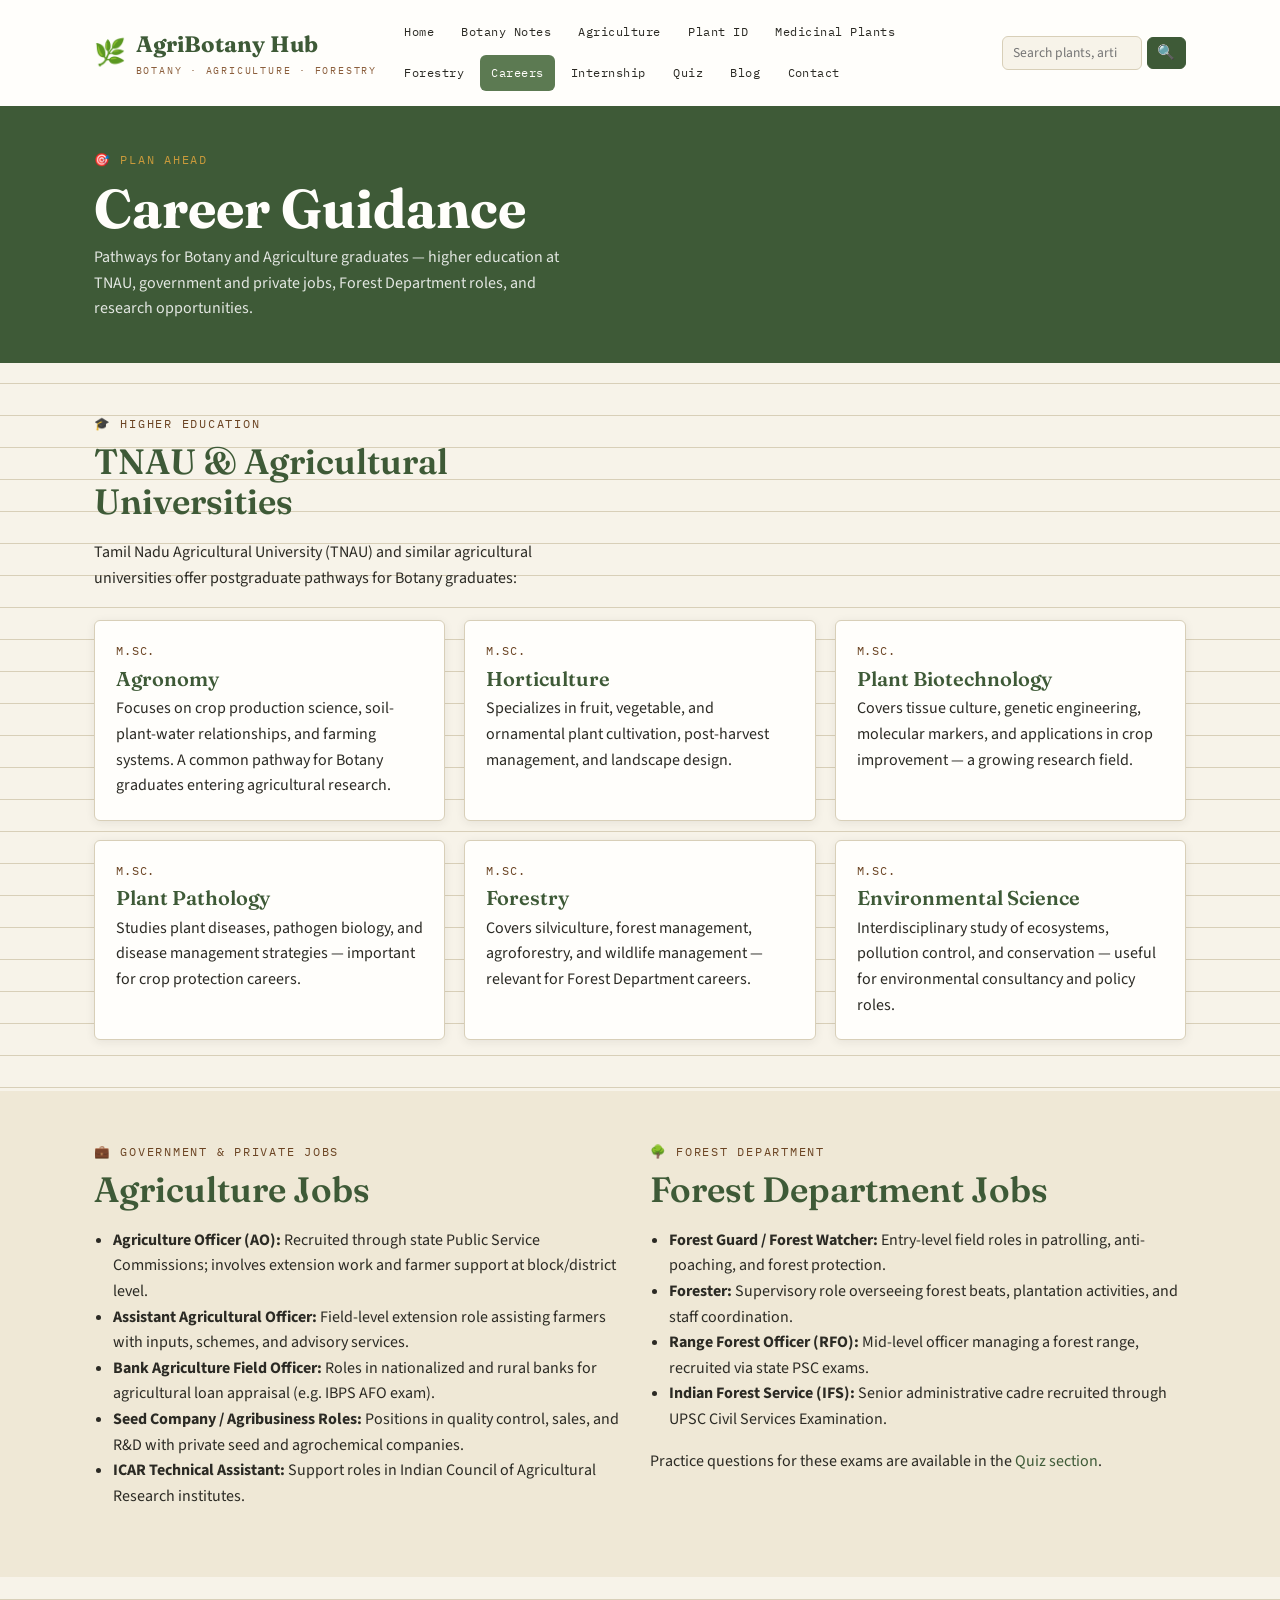
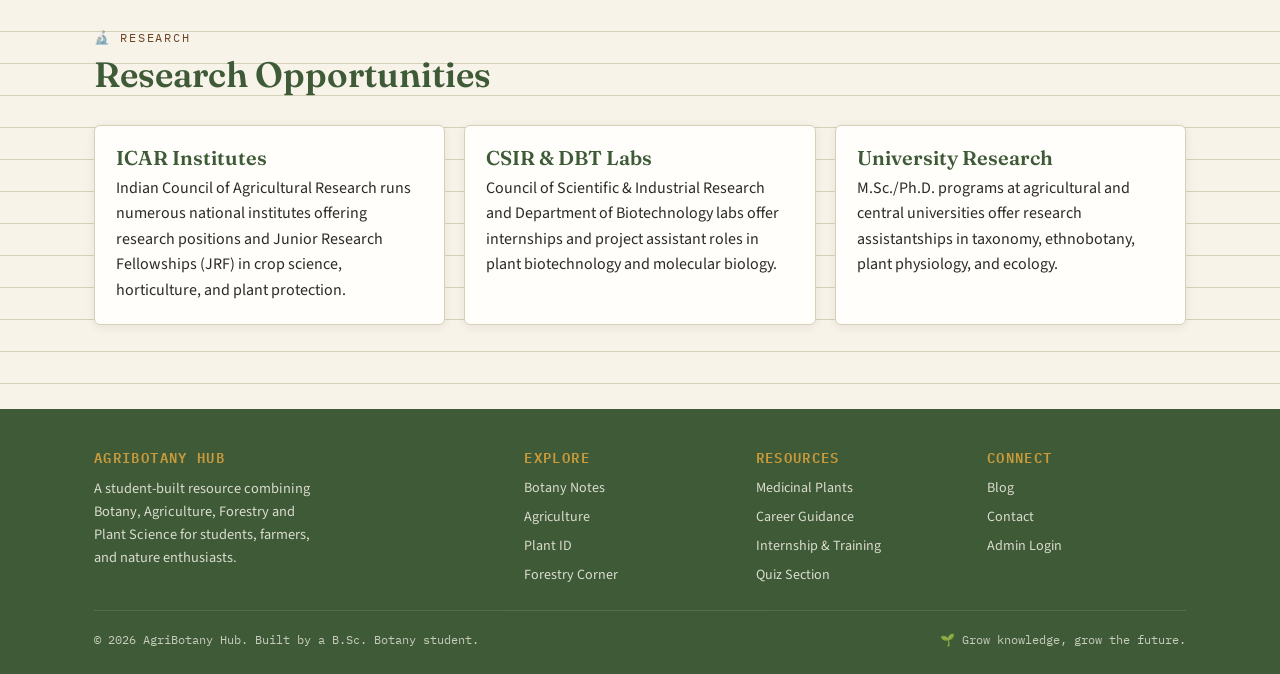
<file: careers.html>
<!DOCTYPE html>
<html lang="en">
<head>
  <meta charset="UTF-8">
  <meta name="viewport" content="width=device-width, initial-scale=1.0">
  <title>Career Guidance — AgriBotany Hub</title>
  <meta name="description" content="TNAU courses, agriculture jobs, Forest Department jobs, and research opportunities for Botany and Agriculture students.">
  <link rel="preconnect" href="https://fonts.googleapis.com">
  <link href="https://fonts.googleapis.com/css2?family=Fraunces:opsz,wght@9..144,400;9..144,600;9..144,700&family=Source+Sans+3:wght@400;600&family=IBM+Plex+Mono:wght@400;500&display=swap" rel="stylesheet">
  <link rel="stylesheet" href="css/style.css">
</head>
<body>
  <div id="header-placeholder"></div>

  <div class="page-hero">
    <div class="container">
      <span class="eyebrow">🎯 Plan Ahead</span>
      <h1>Career Guidance</h1>
      <p>Pathways for Botany and Agriculture graduates — higher education at TNAU, government and private jobs, Forest Department roles, and research opportunities.</p>
    </div>
  </div>

  <main>
    <section class="section">
      <div class="container">
        <div class="section-header">
          <span class="eyebrow">🎓 Higher Education</span>
          <h2>TNAU & Agricultural Universities</h2>
          <p>Tamil Nadu Agricultural University (TNAU) and similar agricultural universities offer postgraduate pathways for Botany graduates:</p>
        </div>
        <div class="grid grid-3">
          <div class="card">
            <div class="meta">M.Sc.</div>
            <h3>Agronomy</h3>
            <p>Focuses on crop production science, soil-plant-water relationships, and farming systems. A common pathway for Botany graduates entering agricultural research.</p>
          </div>
          <div class="card">
            <div class="meta">M.Sc.</div>
            <h3>Horticulture</h3>
            <p>Specializes in fruit, vegetable, and ornamental plant cultivation, post-harvest management, and landscape design.</p>
          </div>
          <div class="card">
            <div class="meta">M.Sc.</div>
            <h3>Plant Biotechnology</h3>
            <p>Covers tissue culture, genetic engineering, molecular markers, and applications in crop improvement — a growing research field.</p>
          </div>
          <div class="card">
            <div class="meta">M.Sc.</div>
            <h3>Plant Pathology</h3>
            <p>Studies plant diseases, pathogen biology, and disease management strategies — important for crop protection careers.</p>
          </div>
          <div class="card">
            <div class="meta">M.Sc.</div>
            <h3>Forestry</h3>
            <p>Covers silviculture, forest management, agroforestry, and wildlife management — relevant for Forest Department careers.</p>
          </div>
          <div class="card">
            <div class="meta">M.Sc.</div>
            <h3>Environmental Science</h3>
            <p>Interdisciplinary study of ecosystems, pollution control, and conservation — useful for environmental consultancy and policy roles.</p>
          </div>
        </div>
      </div>
    </section>

    <section class="section section-alt">
      <div class="container">
        <div class="grid grid-2">
          <div>
            <span class="eyebrow">💼 Government & Private Jobs</span>
            <h2>Agriculture Jobs</h2>
            <ul style="padding-left:1.2rem;">
              <li><strong>Agriculture Officer (AO):</strong> Recruited through state Public Service Commissions; involves extension work and farmer support at block/district level.</li>
              <li><strong>Assistant Agricultural Officer:</strong> Field-level extension role assisting farmers with inputs, schemes, and advisory services.</li>
              <li><strong>Bank Agriculture Field Officer:</strong> Roles in nationalized and rural banks for agricultural loan appraisal (e.g. IBPS AFO exam).</li>
              <li><strong>Seed Company / Agribusiness Roles:</strong> Positions in quality control, sales, and R&D with private seed and agrochemical companies.</li>
              <li><strong>ICAR Technical Assistant:</strong> Support roles in Indian Council of Agricultural Research institutes.</li>
            </ul>
          </div>
          <div>
            <span class="eyebrow">🌳 Forest Department</span>
            <h2>Forest Department Jobs</h2>
            <ul style="padding-left:1.2rem;">
              <li><strong>Forest Guard / Forest Watcher:</strong> Entry-level field roles in patrolling, anti-poaching, and forest protection.</li>
              <li><strong>Forester:</strong> Supervisory role overseeing forest beats, plantation activities, and staff coordination.</li>
              <li><strong>Range Forest Officer (RFO):</strong> Mid-level officer managing a forest range, recruited via state PSC exams.</li>
              <li><strong>Indian Forest Service (IFS):</strong> Senior administrative cadre recruited through UPSC Civil Services Examination.</li>
            </ul>
            <p style="margin-top:0.8rem;">Practice questions for these exams are available in the <a href="quiz.html">Quiz section</a>.</p>
          </div>
        </div>
      </div>
    </section>

    <section class="section">
      <div class="container">
        <div class="section-header">
          <span class="eyebrow">🔬 Research</span>
          <h2>Research Opportunities</h2>
        </div>
        <div class="grid grid-3">
          <div class="card">
            <h3>ICAR Institutes</h3>
            <p>Indian Council of Agricultural Research runs numerous national institutes offering research positions and Junior Research Fellowships (JRF) in crop science, horticulture, and plant protection.</p>
          </div>
          <div class="card">
            <h3>CSIR & DBT Labs</h3>
            <p>Council of Scientific & Industrial Research and Department of Biotechnology labs offer internships and project assistant roles in plant biotechnology and molecular biology.</p>
          </div>
          <div class="card">
            <h3>University Research</h3>
            <p>M.Sc./Ph.D. programs at agricultural and central universities offer research assistantships in taxonomy, ethnobotany, plant physiology, and ecology.</p>
          </div>
        </div>
      </div>
    </section>
  </main>

  <div id="footer-placeholder"></div>

  <script src="js/data.js"></script>
  <script src="js/ui.js"></script>
  <script>
    initSharedUI("careers");
  </script>
</body>
</html>
</file>
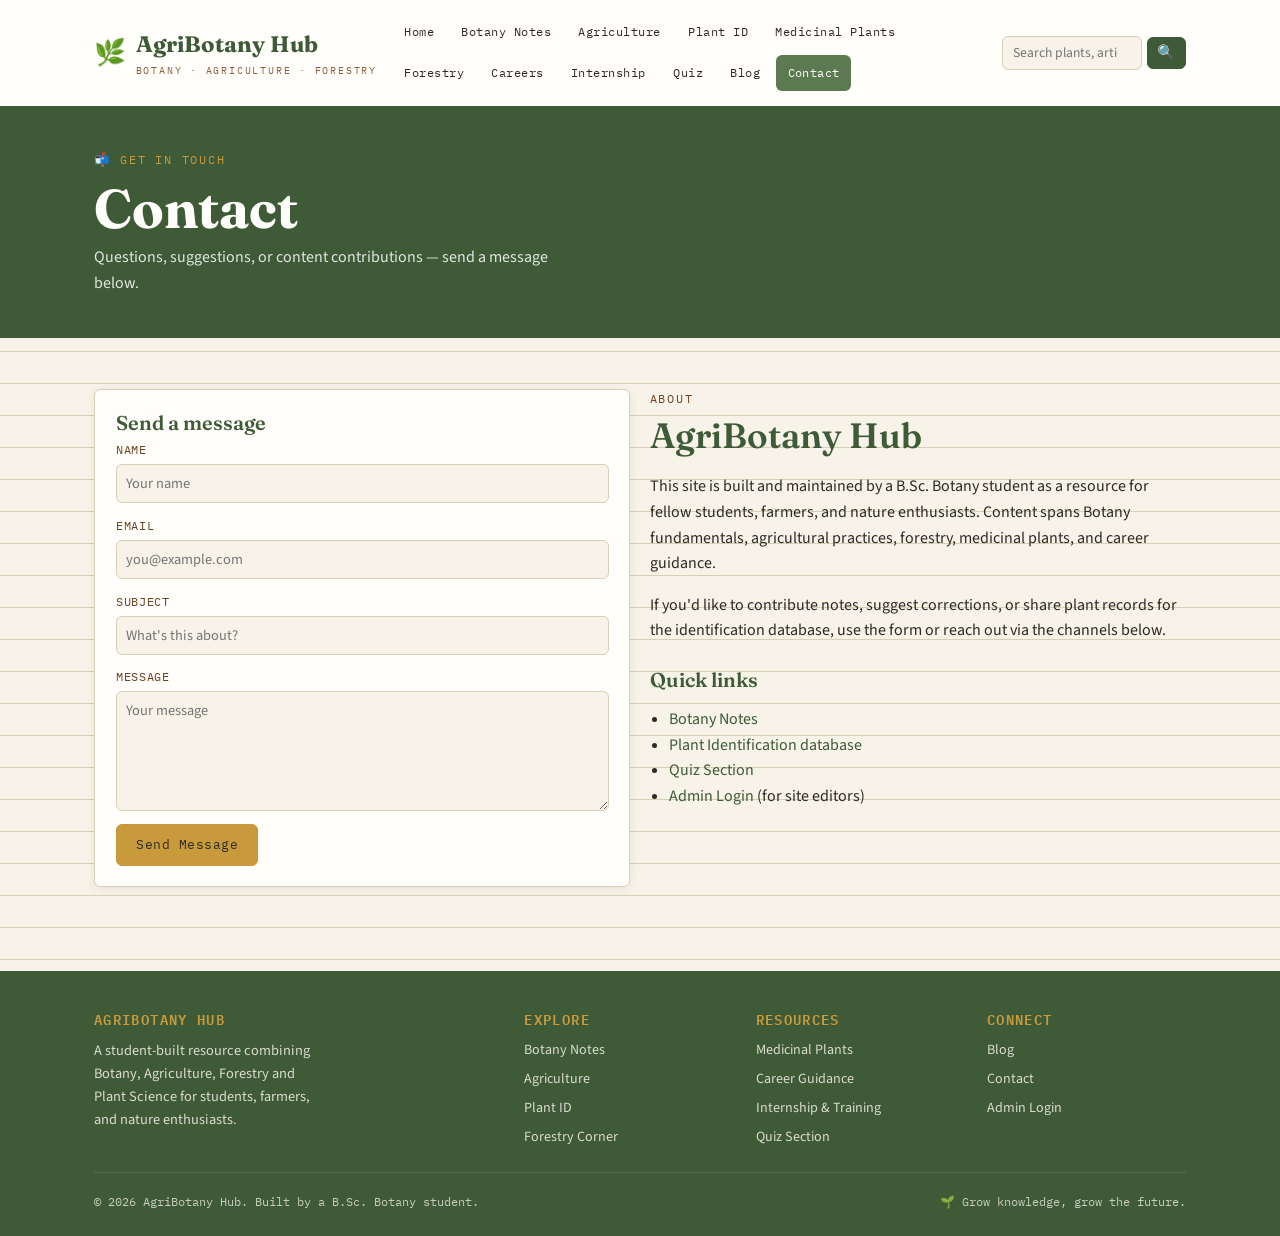
<file: contact.html>
<!DOCTYPE html>
<html lang="en">
<head>
  <meta charset="UTF-8">
  <meta name="viewport" content="width=device-width, initial-scale=1.0">
  <title>Contact — AgriBotany Hub</title>
  <meta name="description" content="Get in touch with AgriBotany Hub.">
  <link rel="preconnect" href="https://fonts.googleapis.com">
  <link href="https://fonts.googleapis.com/css2?family=Fraunces:opsz,wght@9..144,400;9..144,600;9..144,700&family=Source+Sans+3:wght@400;600&family=IBM+Plex+Mono:wght@400;500&display=swap" rel="stylesheet">
  <link rel="stylesheet" href="css/style.css">
</head>
<body>
  <div id="header-placeholder"></div>

  <div class="page-hero">
    <div class="container">
      <span class="eyebrow">📬 Get in Touch</span>
      <h1>Contact</h1>
      <p>Questions, suggestions, or content contributions — send a message below.</p>
    </div>
  </div>

  <main>
    <section class="section">
      <div class="container">
        <div class="grid grid-2">
          <div class="card">
            <h3>Send a message</h3>
            <form id="contactForm">
              <div class="form-row">
                <label for="cName">Name</label>
                <input type="text" id="cName" required placeholder="Your name">
              </div>
              <div class="form-row">
                <label for="cEmail">Email</label>
                <input type="email" id="cEmail" required placeholder="you@example.com">
              </div>
              <div class="form-row">
                <label for="cSubject">Subject</label>
                <input type="text" id="cSubject" required placeholder="What's this about?">
              </div>
              <div class="form-row">
                <label for="cMessage">Message</label>
                <textarea id="cMessage" required style="min-height:120px;" placeholder="Your message"></textarea>
              </div>
              <button type="submit" class="btn btn-primary">Send Message</button>
            </form>
            <p id="contactStatus" style="display:none; margin-top:1rem; font-family:var(--font-mono); font-size:0.85rem; color:var(--sage-deep);">Thanks — your message has been noted. (This is a demo form; no email is actually sent.)</p>
          </div>
          <div>
            <span class="eyebrow">About</span>
            <h2>AgriBotany Hub</h2>
            <p>This site is built and maintained by a B.Sc. Botany student as a resource for fellow students, farmers, and nature enthusiasts. Content spans Botany fundamentals, agricultural practices, forestry, medicinal plants, and career guidance.</p>
            <p>If you'd like to contribute notes, suggest corrections, or share plant records for the identification database, use the form or reach out via the channels below.</p>
            <h3 style="margin-top:1.5rem;">Quick links</h3>
            <ul style="padding-left:1.2rem;">
              <li><a href="botany-notes.html">Botany Notes</a></li>
              <li><a href="plant-id.html">Plant Identification database</a></li>
              <li><a href="quiz.html">Quiz Section</a></li>
              <li><a href="admin.html">Admin Login</a> (for site editors)</li>
            </ul>
          </div>
        </div>
      </div>
    </section>
  </main>

  <div id="footer-placeholder"></div>

  <script src="js/data.js"></script>
  <script src="js/ui.js"></script>
  <script>
    initSharedUI("contact");

    document.getElementById("contactForm").addEventListener("submit", (e) => {
      e.preventDefault();
      document.getElementById("contactStatus").style.display = "block";
      e.target.reset();
    });
  </script>
</body>
</html>
</file>
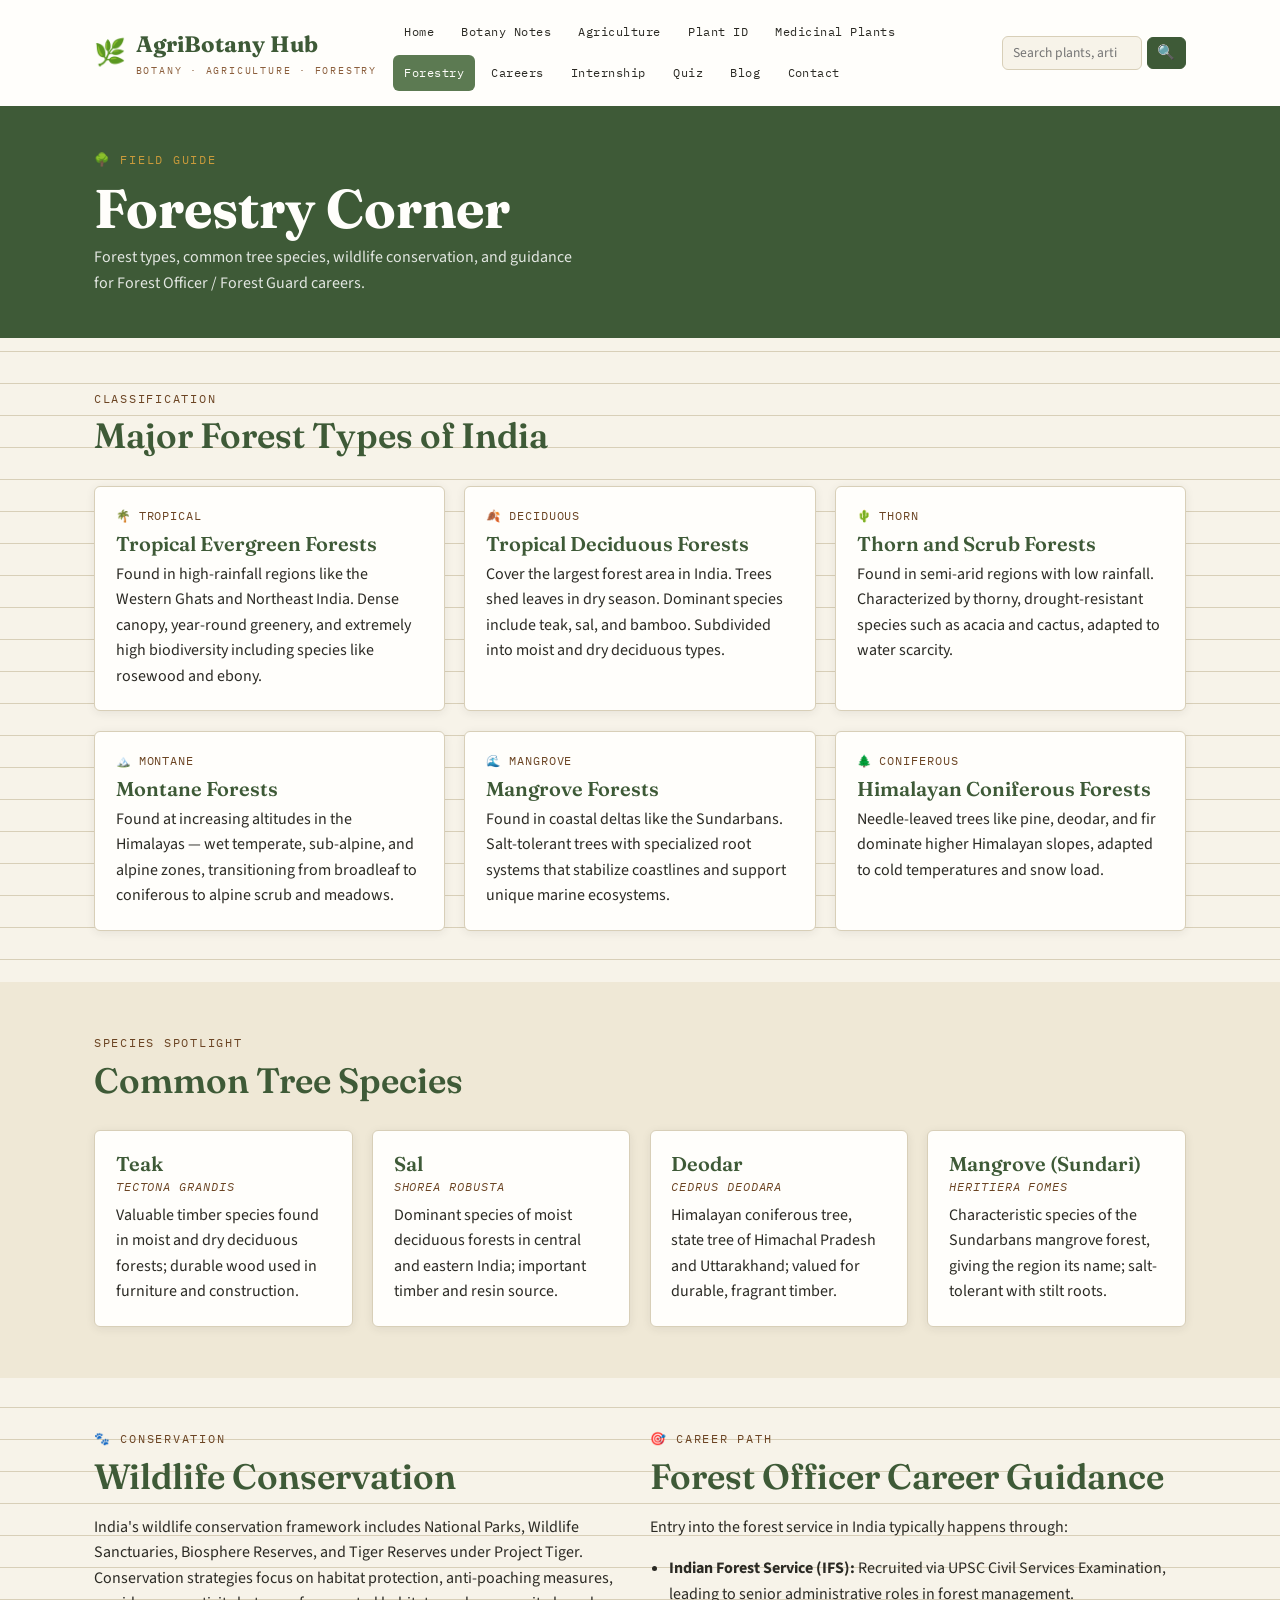
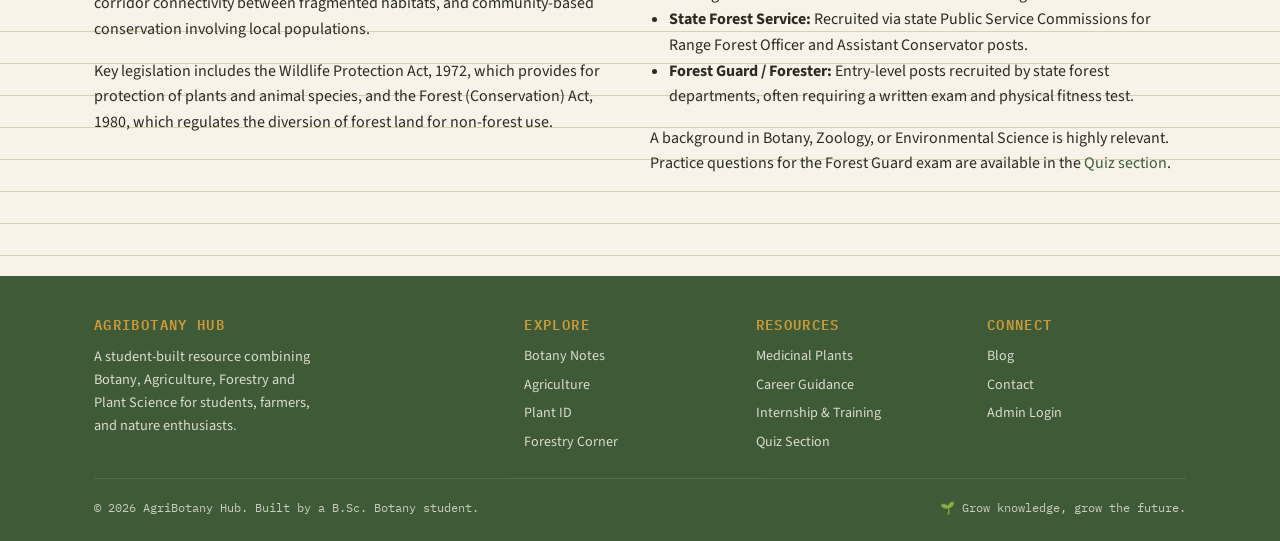
<file: forestry.html>
<!DOCTYPE html>
<html lang="en">
<head>
  <meta charset="UTF-8">
  <meta name="viewport" content="width=device-width, initial-scale=1.0">
  <title>Forestry Corner — AgriBotany Hub</title>
  <meta name="description" content="Forest types, tree species, wildlife conservation, and Forest Officer career guidance.">
  <link rel="preconnect" href="https://fonts.googleapis.com">
  <link href="https://fonts.googleapis.com/css2?family=Fraunces:opsz,wght@9..144,400;9..144,600;9..144,700&family=Source+Sans+3:wght@400;600&family=IBM+Plex+Mono:wght@400;500&display=swap" rel="stylesheet">
  <link rel="stylesheet" href="css/style.css">
</head>
<body>
  <div id="header-placeholder"></div>

  <div class="page-hero">
    <div class="container">
      <span class="eyebrow">🌳 Field Guide</span>
      <h1>Forestry Corner</h1>
      <p>Forest types, common tree species, wildlife conservation, and guidance for Forest Officer / Forest Guard careers.</p>
    </div>
  </div>

  <main>
    <section class="section">
      <div class="container">
        <div class="section-header">
          <span class="eyebrow">Classification</span>
          <h2>Major Forest Types of India</h2>
        </div>
        <div class="grid grid-3">
          <div class="card">
            <div class="meta">🌴 Tropical</div>
            <h3>Tropical Evergreen Forests</h3>
            <p>Found in high-rainfall regions like the Western Ghats and Northeast India. Dense canopy, year-round greenery, and extremely high biodiversity including species like rosewood and ebony.</p>
          </div>
          <div class="card">
            <div class="meta">🍂 Deciduous</div>
            <h3>Tropical Deciduous Forests</h3>
            <p>Cover the largest forest area in India. Trees shed leaves in dry season. Dominant species include teak, sal, and bamboo. Subdivided into moist and dry deciduous types.</p>
          </div>
          <div class="card">
            <div class="meta">🌵 Thorn</div>
            <h3>Thorn and Scrub Forests</h3>
            <p>Found in semi-arid regions with low rainfall. Characterized by thorny, drought-resistant species such as acacia and cactus, adapted to water scarcity.</p>
          </div>
          <div class="card">
            <div class="meta">🏔️ Montane</div>
            <h3>Montane Forests</h3>
            <p>Found at increasing altitudes in the Himalayas — wet temperate, sub-alpine, and alpine zones, transitioning from broadleaf to coniferous to alpine scrub and meadows.</p>
          </div>
          <div class="card">
            <div class="meta">🌊 Mangrove</div>
            <h3>Mangrove Forests</h3>
            <p>Found in coastal deltas like the Sundarbans. Salt-tolerant trees with specialized root systems that stabilize coastlines and support unique marine ecosystems.</p>
          </div>
          <div class="card">
            <div class="meta">🌲 Coniferous</div>
            <h3>Himalayan Coniferous Forests</h3>
            <p>Needle-leaved trees like pine, deodar, and fir dominate higher Himalayan slopes, adapted to cold temperatures and snow load.</p>
          </div>
        </div>
      </div>
    </section>

    <section class="section section-alt">
      <div class="container">
        <div class="section-header">
          <span class="eyebrow">Species Spotlight</span>
          <h2>Common Tree Species</h2>
        </div>
        <div class="grid grid-4">
          <div class="card">
            <h3>Teak</h3>
            <p class="meta" style="margin-top:-0.2rem;"><em>Tectona grandis</em></p>
            <p>Valuable timber species found in moist and dry deciduous forests; durable wood used in furniture and construction.</p>
          </div>
          <div class="card">
            <h3>Sal</h3>
            <p class="meta" style="margin-top:-0.2rem;"><em>Shorea robusta</em></p>
            <p>Dominant species of moist deciduous forests in central and eastern India; important timber and resin source.</p>
          </div>
          <div class="card">
            <h3>Deodar</h3>
            <p class="meta" style="margin-top:-0.2rem;"><em>Cedrus deodara</em></p>
            <p>Himalayan coniferous tree, state tree of Himachal Pradesh and Uttarakhand; valued for durable, fragrant timber.</p>
          </div>
          <div class="card">
            <h3>Mangrove (Sundari)</h3>
            <p class="meta" style="margin-top:-0.2rem;"><em>Heritiera fomes</em></p>
            <p>Characteristic species of the Sundarbans mangrove forest, giving the region its name; salt-tolerant with stilt roots.</p>
          </div>
        </div>
      </div>
    </section>

    <section class="section">
      <div class="container">
        <div class="grid grid-2">
          <div>
            <span class="eyebrow">🐾 Conservation</span>
            <h2>Wildlife Conservation</h2>
            <p>India's wildlife conservation framework includes National Parks, Wildlife Sanctuaries, Biosphere Reserves, and Tiger Reserves under Project Tiger. Conservation strategies focus on habitat protection, anti-poaching measures, corridor connectivity between fragmented habitats, and community-based conservation involving local populations.</p>
            <p>Key legislation includes the Wildlife Protection Act, 1972, which provides for protection of plants and animal species, and the Forest (Conservation) Act, 1980, which regulates the diversion of forest land for non-forest use.</p>
          </div>
          <div>
            <span class="eyebrow">🎯 Career Path</span>
            <h2>Forest Officer Career Guidance</h2>
            <p>Entry into the forest service in India typically happens through:</p>
            <ul style="padding-left:1.2rem;">
              <li><strong>Indian Forest Service (IFS):</strong> Recruited via UPSC Civil Services Examination, leading to senior administrative roles in forest management.</li>
              <li><strong>State Forest Service:</strong> Recruited via state Public Service Commissions for Range Forest Officer and Assistant Conservator posts.</li>
              <li><strong>Forest Guard / Forester:</strong> Entry-level posts recruited by state forest departments, often requiring a written exam and physical fitness test.</li>
            </ul>
            <p>A background in Botany, Zoology, or Environmental Science is highly relevant. Practice questions for the Forest Guard exam are available in the <a href="quiz.html">Quiz section</a>.</p>
          </div>
        </div>
      </div>
    </section>
  </main>

  <div id="footer-placeholder"></div>

  <script src="js/data.js"></script>
  <script src="js/ui.js"></script>
  <script>
    initSharedUI("forestry");
  </script>
</body>
</html>
</file>
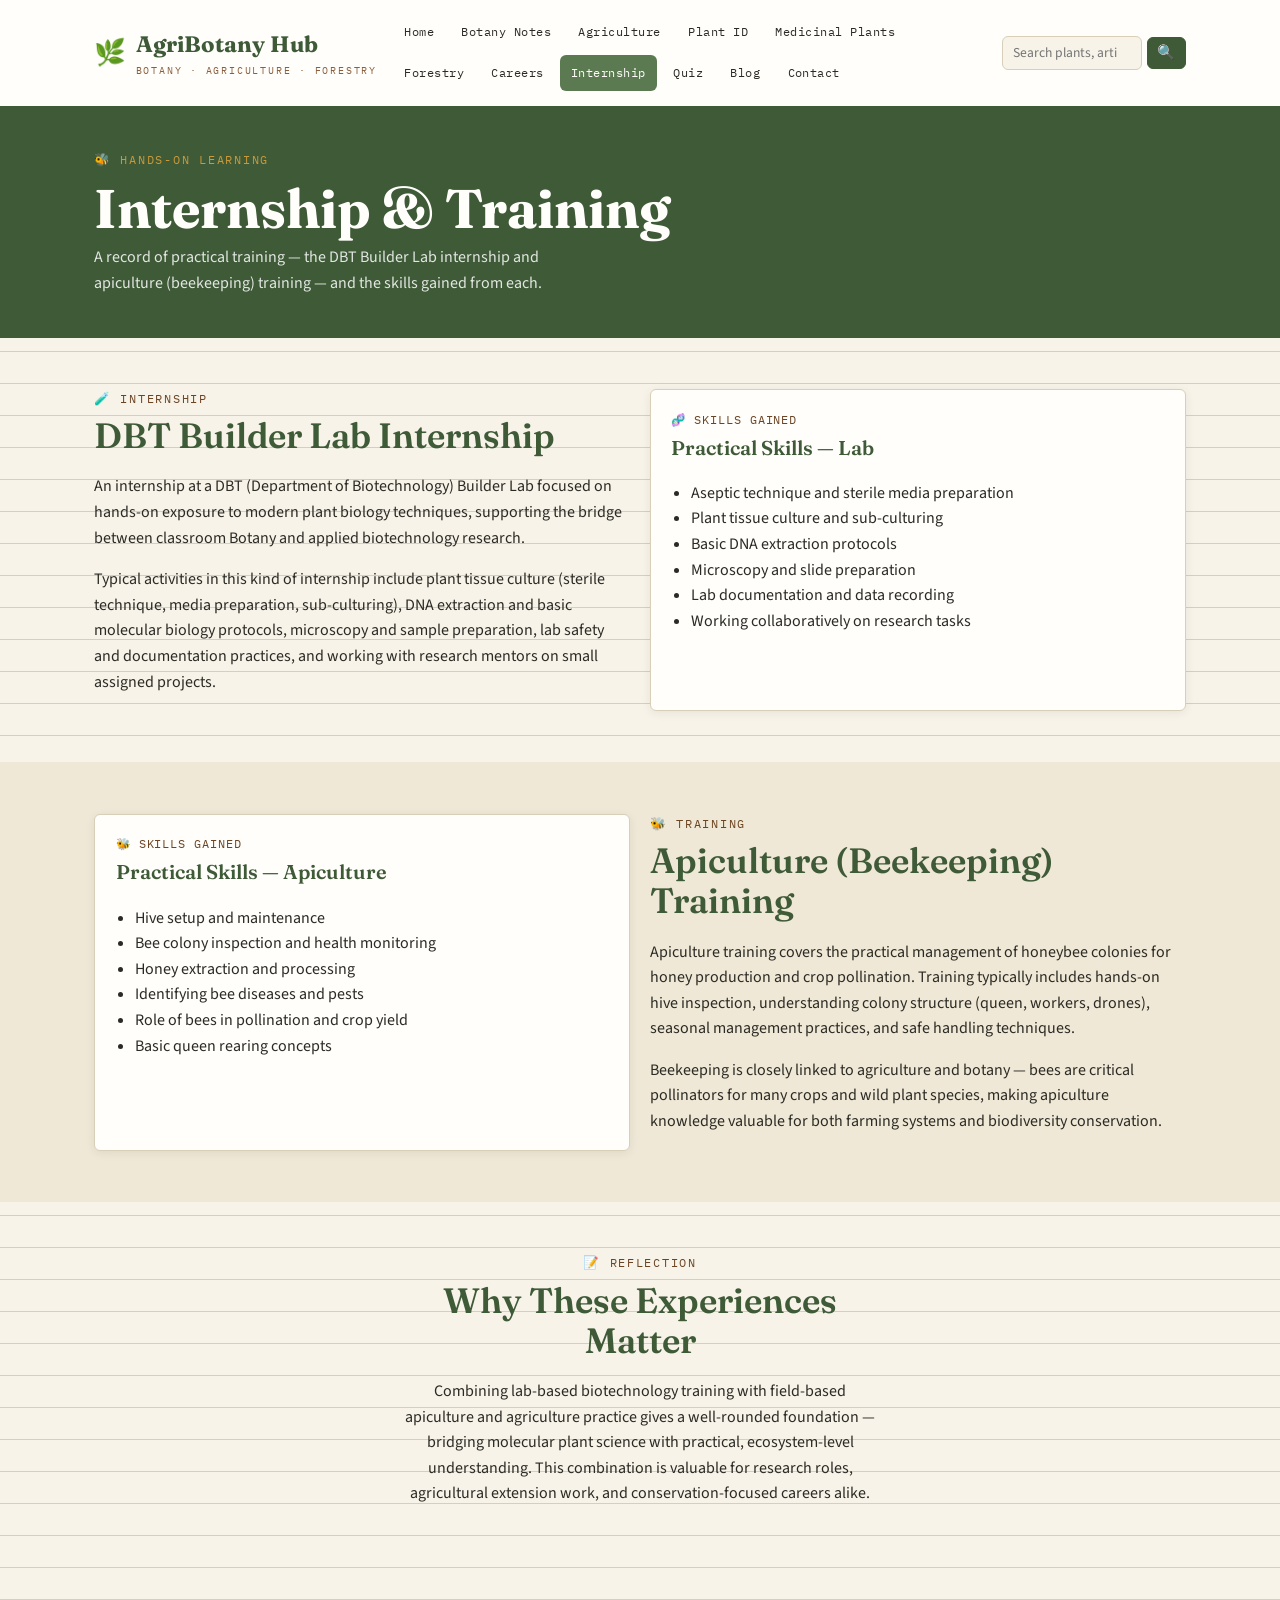
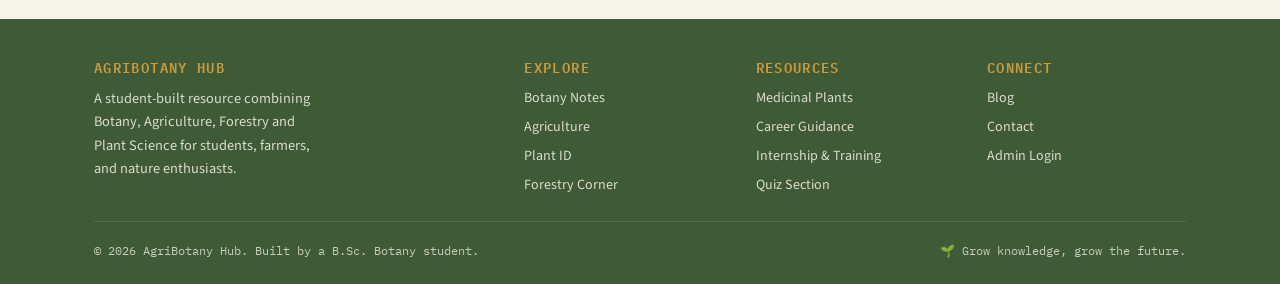
<file: internship.html>
<!DOCTYPE html>
<html lang="en">
<head>
  <meta charset="UTF-8">
  <meta name="viewport" content="width=device-width, initial-scale=1.0">
  <title>Internship & Training — AgriBotany Hub</title>
  <meta name="description" content="DBT Builder Lab internship experience, apiculture training, and practical skills learned.">
  <link rel="preconnect" href="https://fonts.googleapis.com">
  <link href="https://fonts.googleapis.com/css2?family=Fraunces:opsz,wght@9..144,400;9..144,600;9..144,700&family=Source+Sans+3:wght@400;600&family=IBM+Plex+Mono:wght@400;500&display=swap" rel="stylesheet">
  <link rel="stylesheet" href="css/style.css">
</head>
<body>
  <div id="header-placeholder"></div>

  <div class="page-hero">
    <div class="container">
      <span class="eyebrow">🐝 Hands-on Learning</span>
      <h1>Internship & Training</h1>
      <p>A record of practical training — the DBT Builder Lab internship and apiculture (beekeeping) training — and the skills gained from each.</p>
    </div>
  </div>

  <main>
    <section class="section">
      <div class="container">
        <div class="grid grid-2">
          <div>
            <span class="eyebrow">🧪 Internship</span>
            <h2>DBT Builder Lab Internship</h2>
            <p>An internship at a DBT (Department of Biotechnology) Builder Lab focused on hands-on exposure to modern plant biology techniques, supporting the bridge between classroom Botany and applied biotechnology research.</p>
            <p>Typical activities in this kind of internship include plant tissue culture (sterile technique, media preparation, sub-culturing), DNA extraction and basic molecular biology protocols, microscopy and sample preparation, lab safety and documentation practices, and working with research mentors on small assigned projects.</p>
          </div>
          <div class="card">
            <div class="meta">🧬 Skills Gained</div>
            <h3>Practical Skills — Lab</h3>
            <ul style="padding-left:1.2rem; margin-bottom:0;">
              <li>Aseptic technique and sterile media preparation</li>
              <li>Plant tissue culture and sub-culturing</li>
              <li>Basic DNA extraction protocols</li>
              <li>Microscopy and slide preparation</li>
              <li>Lab documentation and data recording</li>
              <li>Working collaboratively on research tasks</li>
            </ul>
          </div>
        </div>
      </div>
    </section>

    <section class="section section-alt">
      <div class="container">
        <div class="grid grid-2">
          <div class="card">
            <div class="meta">🐝 Skills Gained</div>
            <h3>Practical Skills — Apiculture</h3>
            <ul style="padding-left:1.2rem; margin-bottom:0;">
              <li>Hive setup and maintenance</li>
              <li>Bee colony inspection and health monitoring</li>
              <li>Honey extraction and processing</li>
              <li>Identifying bee diseases and pests</li>
              <li>Role of bees in pollination and crop yield</li>
              <li>Basic queen rearing concepts</li>
            </ul>
          </div>
          <div>
            <span class="eyebrow">🐝 Training</span>
            <h2>Apiculture (Beekeeping) Training</h2>
            <p>Apiculture training covers the practical management of honeybee colonies for honey production and crop pollination. Training typically includes hands-on hive inspection, understanding colony structure (queen, workers, drones), seasonal management practices, and safe handling techniques.</p>
            <p>Beekeeping is closely linked to agriculture and botany — bees are critical pollinators for many crops and wild plant species, making apiculture knowledge valuable for both farming systems and biodiversity conservation.</p>
          </div>
        </div>
      </div>
    </section>

    <section class="section">
      <div class="container">
        <div class="section-header center">
          <span class="eyebrow">📝 Reflection</span>
          <h2>Why These Experiences Matter</h2>
          <p>Combining lab-based biotechnology training with field-based apiculture and agriculture practice gives a well-rounded foundation — bridging molecular plant science with practical, ecosystem-level understanding. This combination is valuable for research roles, agricultural extension work, and conservation-focused careers alike.</p>
        </div>
      </div>
    </section>
  </main>

  <div id="footer-placeholder"></div>

  <script src="js/data.js"></script>
  <script src="js/ui.js"></script>
  <script>
    initSharedUI("internship");
  </script>
</body>
</html>
</file>
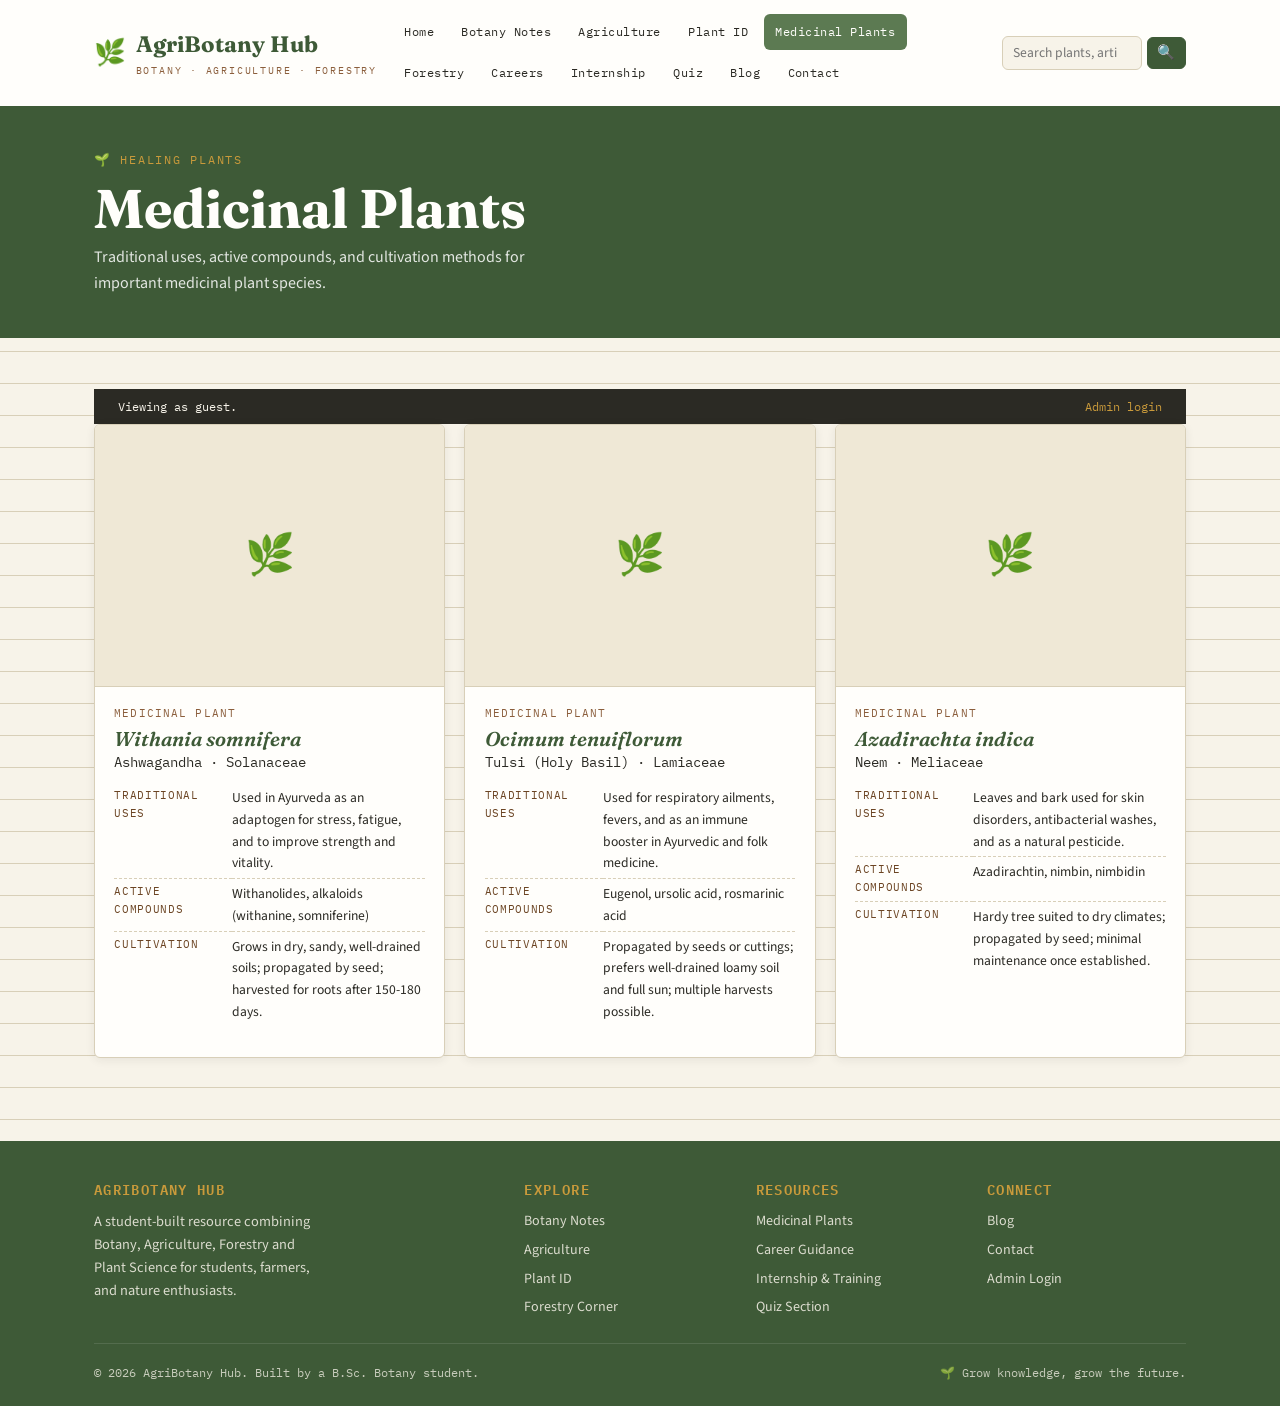
<file: medicinal-plants.html>
<!DOCTYPE html>
<html lang="en">
<head>
  <meta charset="UTF-8">
  <meta name="viewport" content="width=device-width, initial-scale=1.0">
  <title>Medicinal Plants — AgriBotany Hub</title>
  <meta name="description" content="Medicinal plants: traditional uses, active compounds, and cultivation methods.">
  <link rel="preconnect" href="https://fonts.googleapis.com">
  <link href="https://fonts.googleapis.com/css2?family=Fraunces:opsz,wght@9..144,400;9..144,600;9..144,700&family=Source+Sans+3:wght@400;600&family=IBM+Plex+Mono:wght@400;500&display=swap" rel="stylesheet">
  <link rel="stylesheet" href="css/style.css">
</head>
<body>
  <div id="header-placeholder"></div>

  <div class="page-hero">
    <div class="container">
      <span class="eyebrow">🌱 Healing Plants</span>
      <h1>Medicinal Plants</h1>
      <p>Traditional uses, active compounds, and cultivation methods for important medicinal plant species.</p>
    </div>
  </div>

  <main>
    <section class="section">
      <div class="container">
        <div id="admin-bar-placeholder"></div>
        <div id="adminPanel" class="admin-panel hidden">
          <h3>Add a medicinal plant record</h3>
          <form id="medForm">
            <div class="grid grid-2">
              <div class="form-row">
                <label for="medCommon">Common name</label>
                <input type="text" id="medCommon" required placeholder="e.g. Brahmi">
              </div>
              <div class="form-row">
                <label for="medScientific">Scientific name</label>
                <input type="text" id="medScientific" required placeholder="e.g. Bacopa monnieri">
              </div>
            </div>
            <div class="form-row">
              <label for="medFamily">Family</label>
              <input type="text" id="medFamily" required placeholder="e.g. Plantaginaceae">
            </div>
            <div class="form-row">
              <label for="medTraditional">Traditional uses</label>
              <textarea id="medTraditional" required placeholder="Describe traditional/folk medicine uses"></textarea>
            </div>
            <div class="form-row">
              <label for="medCompounds">Active compounds</label>
              <input type="text" id="medCompounds" required placeholder="e.g. Bacosides A and B">
            </div>
            <div class="form-row">
              <label for="medCultivation">Cultivation methods</label>
              <textarea id="medCultivation" required placeholder="Describe how it's grown"></textarea>
            </div>
            <div class="form-row">
              <label for="medImage">Image (optional)</label>
              <input type="file" id="medImage" accept="image/*">
            </div>
            <button type="submit" class="btn btn-primary">Add Plant</button>
          </form>
        </div>

        <div class="grid grid-3" id="medGrid"></div>
      </div>
    </section>
  </main>

  <div id="footer-placeholder"></div>

  <script src="js/data.js"></script>
  <script src="js/ui.js"></script>
  <script>
    initSharedUI("medicinal");
    initAdminBar("admin-bar-placeholder", (isAdmin) => {
      document.getElementById("adminPanel").classList.toggle("hidden", !isAdmin);
      renderMed();
    });

    function renderMed() {
      const items = DataStore.get("medicinalPlants");
      const isAdmin = AdminAuth.isLoggedIn();

      document.getElementById("medGrid").innerHTML = items.map(m => `
        <div class="specimen-card">
          <div class="specimen-photo">
            ${m.image ? `<img src="${m.image}" alt="${escapeHtml(m.common)}">` : '🌿'}
          </div>
          <div class="specimen-body">
            <div class="specimen-id">Medicinal Plant</div>
            <h3>${escapeHtml(m.scientific)}</h3>
            <div class="specimen-common">${escapeHtml(m.common)} · ${escapeHtml(m.family)}</div>
            <table class="specimen-table">
              <tr><td>Traditional Uses</td><td>${escapeHtml(m.traditionalUses)}</td></tr>
              <tr><td>Active Compounds</td><td>${escapeHtml(m.activeCompounds)}</td></tr>
              <tr><td>Cultivation</td><td>${escapeHtml(m.cultivation)}</td></tr>
            </table>
            ${isAdmin ? `<button class="btn btn-outline" style="border-color:var(--line); color:var(--ink); width:100%; margin-top:0.4rem;" onclick="deleteMed('${m.id}')">Delete</button>` : ''}
          </div>
        </div>
      `).join("");
    }

    function deleteMed(id) {
      if (!confirm("Delete this medicinal plant record?")) return;
      const items = DataStore.get("medicinalPlants").filter(m => m.id !== id);
      DataStore.set("medicinalPlants", items);
      renderMed();
    }

    document.getElementById("medForm").addEventListener("submit", (e) => {
      e.preventDefault();
      const fileInput = document.getElementById("medImage");
      readImageAsDataURL(fileInput, (imageData) => {
        const items = DataStore.get("medicinalPlants");
        items.push({
          id: DataStore.genId("m"),
          common: document.getElementById("medCommon").value.trim(),
          scientific: document.getElementById("medScientific").value.trim(),
          family: document.getElementById("medFamily").value.trim(),
          traditionalUses: document.getElementById("medTraditional").value.trim(),
          activeCompounds: document.getElementById("medCompounds").value.trim(),
          cultivation: document.getElementById("medCultivation").value.trim(),
          image: imageData
        });
        DataStore.set("medicinalPlants", items);
        e.target.reset();
        renderMed();
      });
    });

    renderMed();
  </script>
</body>
</html>
</file>
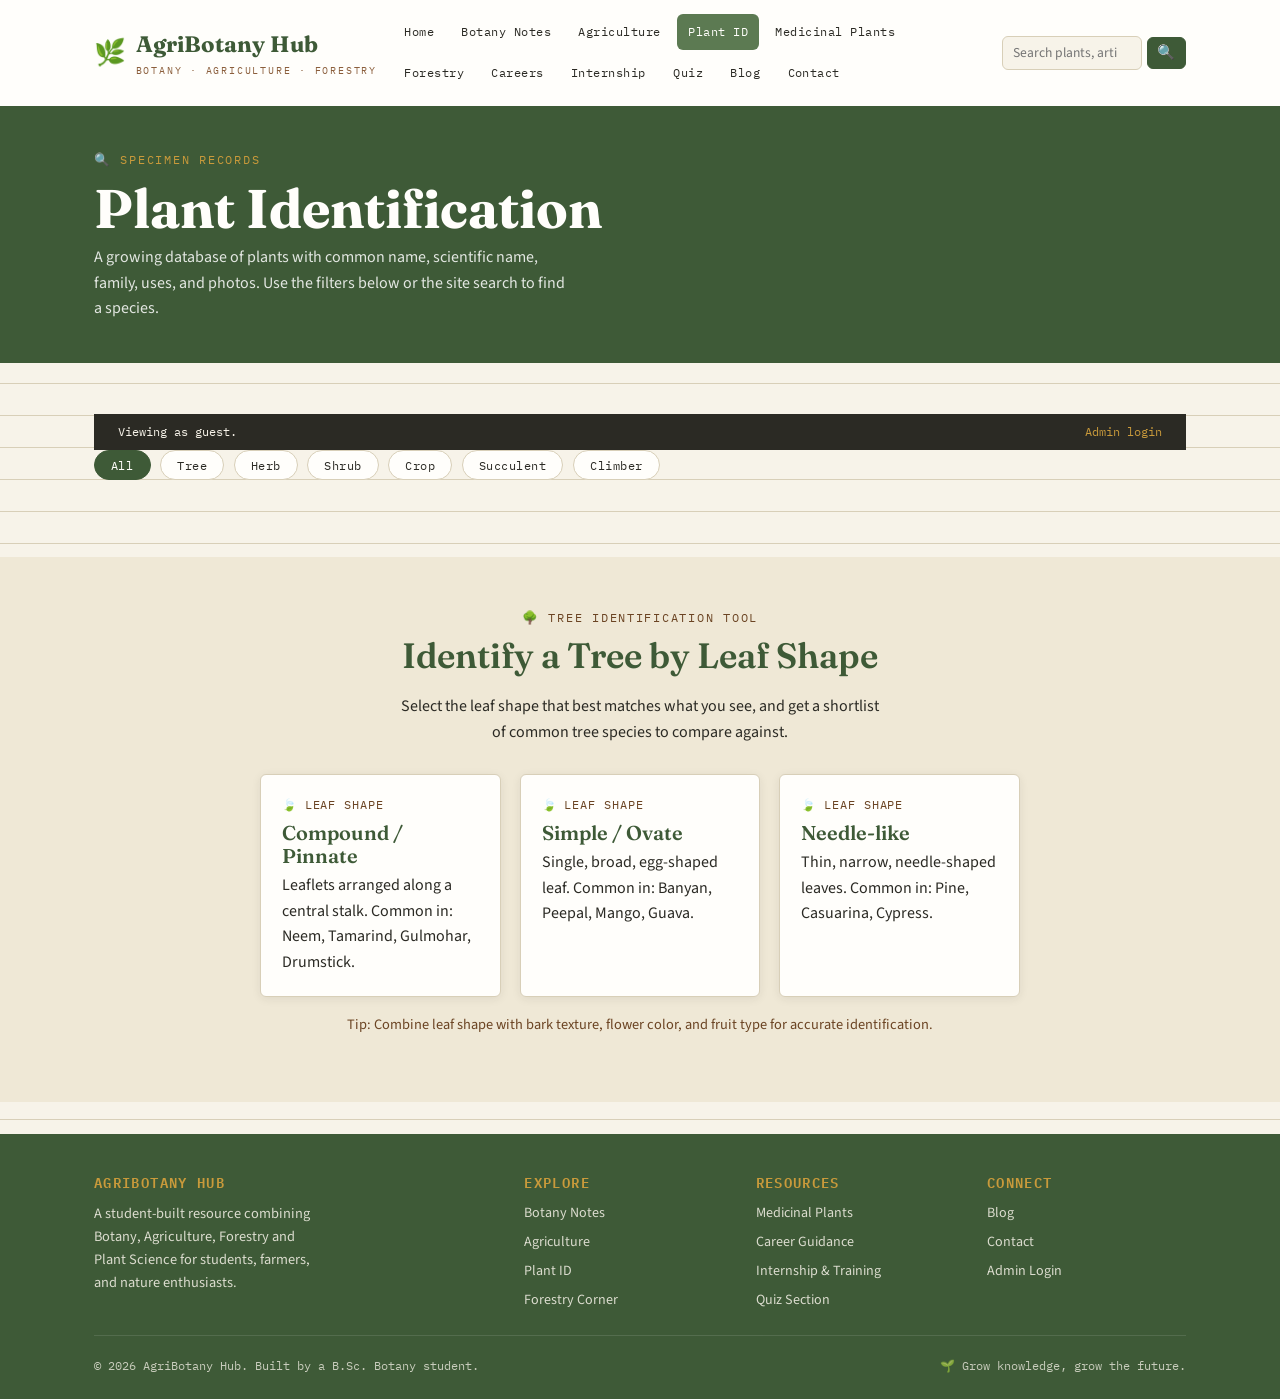
<file: plant-id.html>
<!DOCTYPE html>
<html lang="en">
<head>
  <meta charset="UTF-8">
  <meta name="viewport" content="width=device-width, initial-scale=1.0">
  <title>Plant Identification — AgriBotany Hub</title>
  <meta name="description" content="Plant identification database with common name, scientific name, family, uses, and images.">
  <link rel="preconnect" href="https://fonts.googleapis.com">
  <link href="https://fonts.googleapis.com/css2?family=Fraunces:opsz,wght@9..144,400;9..144,600;9..144,700&family=Source+Sans+3:wght@400;600&family=IBM+Plex+Mono:wght@400;500&display=swap" rel="stylesheet">
  <link rel="stylesheet" href="css/style.css">
</head>
<body>
  <div id="header-placeholder"></div>

  <div class="page-hero">
    <div class="container">
      <span class="eyebrow">🔍 Specimen Records</span>
      <h1>Plant Identification</h1>
      <p>A growing database of plants with common name, scientific name, family, uses, and photos. Use the filters below or the site search to find a species.</p>
    </div>
  </div>

  <main>
    <section class="section">
      <div class="container">
        <div id="admin-bar-placeholder"></div>
        <div id="adminPanel" class="admin-panel hidden">
          <h3>Add a plant record</h3>
          <form id="plantForm">
            <div class="grid grid-2">
              <div class="form-row">
                <label for="plantCommon">Common name</label>
                <input type="text" id="plantCommon" required placeholder="e.g. Marigold">
              </div>
              <div class="form-row">
                <label for="plantScientific">Scientific name</label>
                <input type="text" id="plantScientific" required placeholder="e.g. Tagetes erecta">
              </div>
            </div>
            <div class="grid grid-2">
              <div class="form-row">
                <label for="plantFamily">Family</label>
                <input type="text" id="plantFamily" required placeholder="e.g. Asteraceae">
              </div>
              <div class="form-row">
                <label for="plantCategory">Category</label>
                <select id="plantCategory">
                  <option value="Tree">Tree</option>
                  <option value="Herb">Herb</option>
                  <option value="Shrub">Shrub</option>
                  <option value="Crop">Crop</option>
                  <option value="Succulent">Succulent</option>
                  <option value="Climber">Climber</option>
                </select>
              </div>
            </div>
            <div class="form-row">
              <label for="plantUses">Uses</label>
              <textarea id="plantUses" required placeholder="Describe key uses"></textarea>
            </div>
            <div class="form-row">
              <label for="plantImage">Image (optional)</label>
              <input type="file" id="plantImage" accept="image/*">
            </div>
            <button type="submit" class="btn btn-primary">Add Plant</button>
          </form>
        </div>

        <div class="filter-bar" id="categoryFilter">
          <button data-category="all" class="active">All</button>
          <button data-category="Tree">Tree</button>
          <button data-category="Herb">Herb</button>
          <button data-category="Shrub">Shrub</button>
          <button data-category="Crop">Crop</button>
          <button data-category="Succulent">Succulent</button>
          <button data-category="Climber">Climber</button>
        </div>

        <div class="grid grid-3" id="plantGrid"></div>
      </div>
    </section>

    <!-- Tree ID tool -->
    <section class="section section-alt">
      <div class="container">
        <div class="section-header center">
          <span class="eyebrow">🌳 Tree Identification Tool</span>
          <h2>Identify a Tree by Leaf Shape</h2>
          <p>Select the leaf shape that best matches what you see, and get a shortlist of common tree species to compare against.</p>
        </div>
        <div class="grid grid-3" style="max-width:760px; margin: 0 auto;">
          <div class="card">
            <div class="meta">🍃 Leaf Shape</div>
            <h3>Compound / Pinnate</h3>
            <p>Leaflets arranged along a central stalk. Common in: Neem, Tamarind, Gulmohar, Drumstick.</p>
          </div>
          <div class="card">
            <div class="meta">🍃 Leaf Shape</div>
            <h3>Simple / Ovate</h3>
            <p>Single, broad, egg-shaped leaf. Common in: Banyan, Peepal, Mango, Guava.</p>
          </div>
          <div class="card">
            <div class="meta">🍃 Leaf Shape</div>
            <h3>Needle-like</h3>
            <p>Thin, narrow, needle-shaped leaves. Common in: Pine, Casuarina, Cypress.</p>
          </div>
        </div>
        <p style="text-align:center; margin-top:1rem; font-size:0.9rem; color:var(--soil-deep);">Tip: Combine leaf shape with bark texture, flower color, and fruit type for accurate identification.</p>
      </div>
    </section>
  </main>

  <div id="footer-placeholder"></div>

  <script src="js/data.js"></script>
  <script src="js/ui.js"></script>
  <script>
    initSharedUI("plantid");
    initAdminBar("admin-bar-placeholder", (isAdmin) => {
      document.getElementById("adminPanel").classList.toggle("hidden", !isAdmin);
      renderPlants();
    });

    let currentCategory = "all";
    let searchFilter = (getQueryParam("q") || "").toLowerCase();

    function renderPlants() {
      let plants = DataStore.get("plants");
      const isAdmin = AdminAuth.isLoggedIn();

      if (currentCategory !== "all") {
        plants = plants.filter(p => p.category === currentCategory);
      }
      if (searchFilter) {
        plants = plants.filter(p =>
          p.common.toLowerCase().includes(searchFilter) ||
          p.scientific.toLowerCase().includes(searchFilter) ||
          p.family.toLowerCase().includes(searchFilter) ||
          p.uses.toLowerCase().includes(searchFilter)
        );
      }

      if (plants.length === 0) {
        document.getElementById("plantGrid").innerHTML = `<div class="card"><p>No plants found matching your filters.</p></div>`;
        return;
      }

      document.getElementById("plantGrid").innerHTML = plants.map(p => `
        <div class="specimen-card">
          <div class="specimen-photo">
            ${p.image ? `<img src="${p.image}" alt="${escapeHtml(p.common)}">` : '🌿'}
          </div>
          <div class="specimen-body">
            <div class="specimen-id">${escapeHtml(p.category)}</div>
            <h3>${escapeHtml(p.scientific)}</h3>
            <div class="specimen-common">${escapeHtml(p.common)}</div>
            <table class="specimen-table">
              <tr><td>Family</td><td>${escapeHtml(p.family)}</td></tr>
              <tr><td>Uses</td><td>${escapeHtml(p.uses)}</td></tr>
            </table>
            ${isAdmin ? `<button class="btn btn-outline" style="border-color:var(--line); color:var(--ink); width:100%; margin-top:0.4rem;" onclick="deletePlant('${p.id}')">Delete</button>` : ''}
          </div>
        </div>
      `).join("");
    }

    function deletePlant(id) {
      if (!confirm("Delete this plant record?")) return;
      const plants = DataStore.get("plants").filter(p => p.id !== id);
      DataStore.set("plants", plants);
      renderPlants();
    }

    document.querySelectorAll("#categoryFilter button").forEach(btn => {
      btn.addEventListener("click", () => {
        document.querySelectorAll("#categoryFilter button").forEach(b => b.classList.remove("active"));
        btn.classList.add("active");
        currentCategory = btn.dataset.category;
        renderPlants();
      });
    });

    document.getElementById("plantForm").addEventListener("submit", (e) => {
      e.preventDefault();
      const fileInput = document.getElementById("plantImage");
      readImageAsDataURL(fileInput, (imageData) => {
        const plants = DataStore.get("plants");
        plants.push({
          id: DataStore.genId("p"),
          common: document.getElementById("plantCommon").value.trim(),
          scientific: document.getElementById("plantScientific").value.trim(),
          family: document.getElementById("plantFamily").value.trim(),
          category: document.getElementById("plantCategory").value,
          uses: document.getElementById("plantUses").value.trim(),
          image: imageData
        });
        DataStore.set("plants", plants);
        e.target.reset();
        renderPlants();
      });
    });

    renderPlants();
  </script>
</body>
</html>
</file>
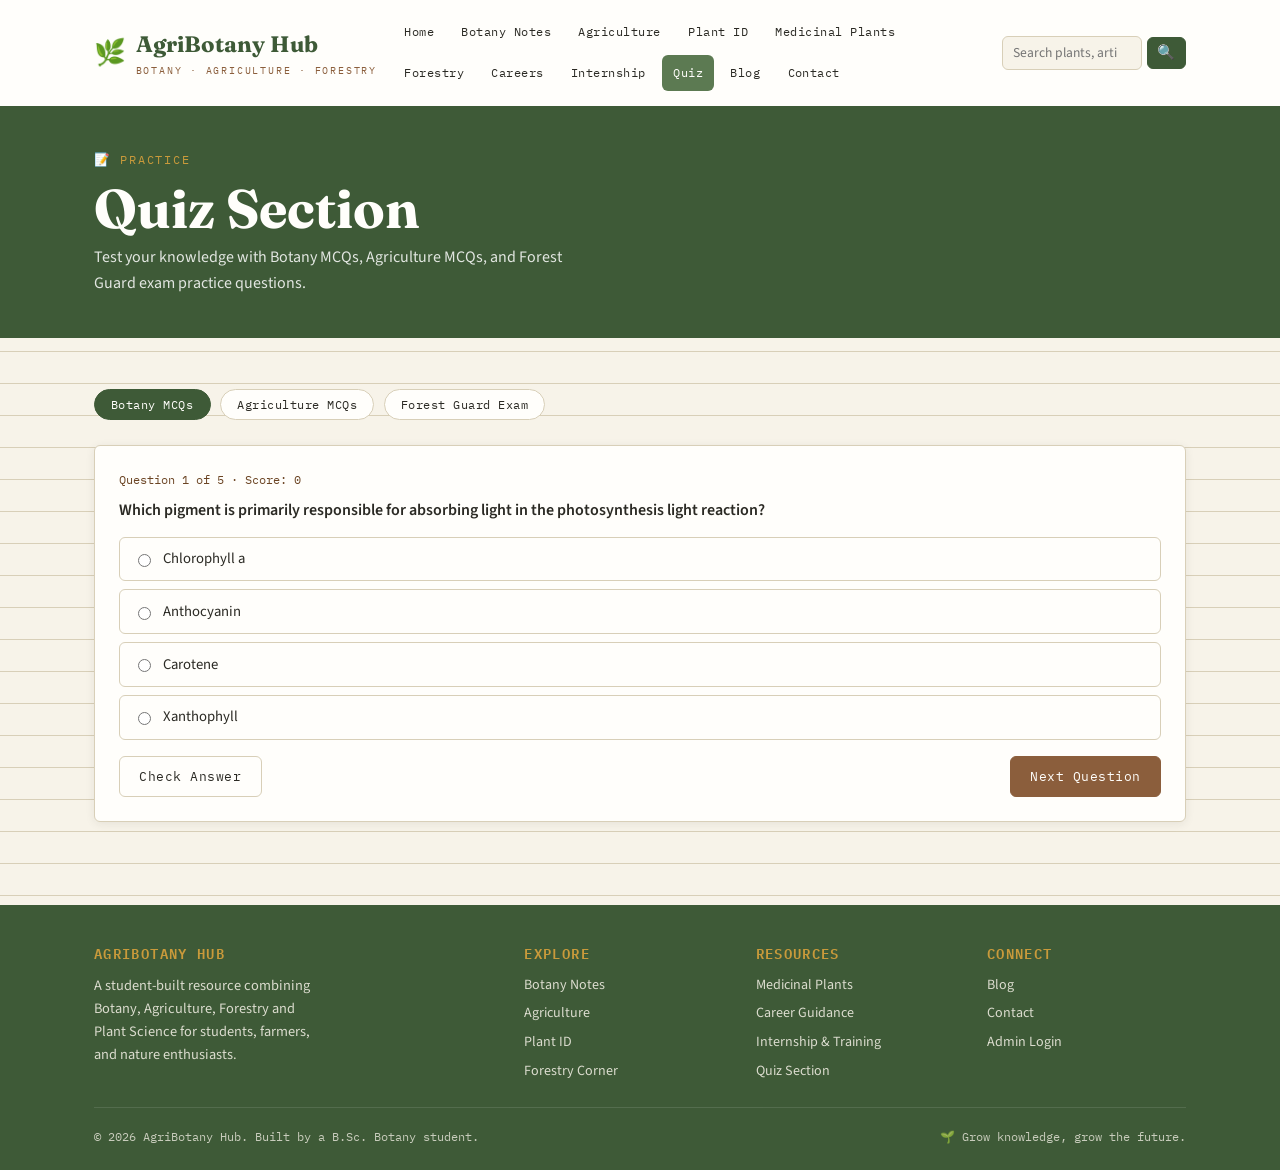
<file: quiz.html>
<!DOCTYPE html>
<html lang="en">
<head>
  <meta charset="UTF-8">
  <meta name="viewport" content="width=device-width, initial-scale=1.0">
  <title>Quiz Section — AgriBotany Hub</title>
  <meta name="description" content="Botany MCQs, Agriculture MCQs, and Forest Guard exam practice questions.">
  <link rel="preconnect" href="https://fonts.googleapis.com">
  <link href="https://fonts.googleapis.com/css2?family=Fraunces:opsz,wght@9..144,400;9..144,600;9..144,700&family=Source+Sans+3:wght@400;600&family=IBM+Plex+Mono:wght@400;500&display=swap" rel="stylesheet">
  <link rel="stylesheet" href="css/style.css">
</head>
<body>
  <div id="header-placeholder"></div>

  <div class="page-hero">
    <div class="container">
      <span class="eyebrow">📝 Practice</span>
      <h1>Quiz Section</h1>
      <p>Test your knowledge with Botany MCQs, Agriculture MCQs, and Forest Guard exam practice questions.</p>
    </div>
  </div>

  <main>
    <section class="section">
      <div class="container">
        <div class="filter-bar" id="quizFilter">
          <button data-set="botany" class="active">Botany MCQs</button>
          <button data-set="agriculture">Agriculture MCQs</button>
          <button data-set="forestguard">Forest Guard Exam</button>
        </div>

        <div class="quiz-card" id="quizCard"></div>
      </div>
    </section>
  </main>

  <div id="footer-placeholder"></div>

  <script src="js/data.js"></script>
  <script src="js/ui.js"></script>
  <script>
    initSharedUI("quiz");

    let currentSet = "botany";
    let currentIndex = 0;
    let score = 0;
    let answered = false;

    function startSet(setKey) {
      currentSet = setKey;
      currentIndex = 0;
      score = 0;
      answered = false;
      renderQuestion();
    }

    function renderQuestion() {
      const questions = DataStore.get("quizzes")[currentSet];
      const card = document.getElementById("quizCard");

      if (currentIndex >= questions.length) {
        card.innerHTML = `
          <h3>Quiz complete! 🎉</h3>
          <p>You scored <strong>${score} / ${questions.length}</strong>.</p>
          <button class="btn btn-primary" onclick="startSet('${currentSet}')">Retake this quiz</button>
        `;
        return;
      }

      const q = questions[currentIndex];
      answered = false;

      card.innerHTML = `
        <div class="quiz-progress" style="margin-bottom:0.5rem;">Question ${currentIndex + 1} of ${questions.length} · Score: ${score}</div>
        <div class="quiz-q">${escapeHtml(q.q)}</div>
        <div class="quiz-options" id="quizOptions">
          ${q.options.map((opt, idx) => `
            <label data-idx="${idx}">
              <input type="radio" name="quizOption" value="${idx}">
              <span>${escapeHtml(opt)}</span>
            </label>
          `).join("")}
        </div>
        <div class="quiz-nav">
          <button class="btn btn-outline" style="border-color:var(--line); color:var(--ink);" onclick="checkAnswer()">Check Answer</button>
          <button class="btn btn-soil" onclick="nextQuestion()">${currentIndex + 1 === questions.length ? 'Finish' : 'Next Question'}</button>
        </div>
      `;

      document.querySelectorAll('#quizOptions label').forEach(label => {
        label.addEventListener('click', () => {
          if (answered) return;
          document.querySelectorAll('#quizOptions input').forEach(i => i.checked = false);
          label.querySelector('input').checked = true;
        });
      });
    }

    function checkAnswer() {
      if (answered) return;
      const questions = DataStore.get("quizzes")[currentSet];
      const q = questions[currentIndex];
      const selected = document.querySelector('#quizOptions input:checked');

      if (!selected) {
        alert("Please select an answer first.");
        return;
      }

      answered = true;
      const selectedIdx = parseInt(selected.value, 10);
      const labels = document.querySelectorAll('#quizOptions label');

      labels.forEach((label, idx) => {
        if (idx === q.answer) label.classList.add('correct');
        else if (idx === selectedIdx) label.classList.add('incorrect');
      });

      if (selectedIdx === q.answer) score++;
    }

    function nextQuestion() {
      if (!answered) {
        if (!confirm("You haven't checked your answer. Continue anyway?")) return;
      }
      currentIndex++;
      renderQuestion();
    }

    document.querySelectorAll("#quizFilter button").forEach(btn => {
      btn.addEventListener("click", () => {
        document.querySelectorAll("#quizFilter button").forEach(b => b.classList.remove("active"));
        btn.classList.add("active");
        startSet(btn.dataset.set);
      });
    });

    startSet("botany");
  </script>
</body>
</html>
</file>
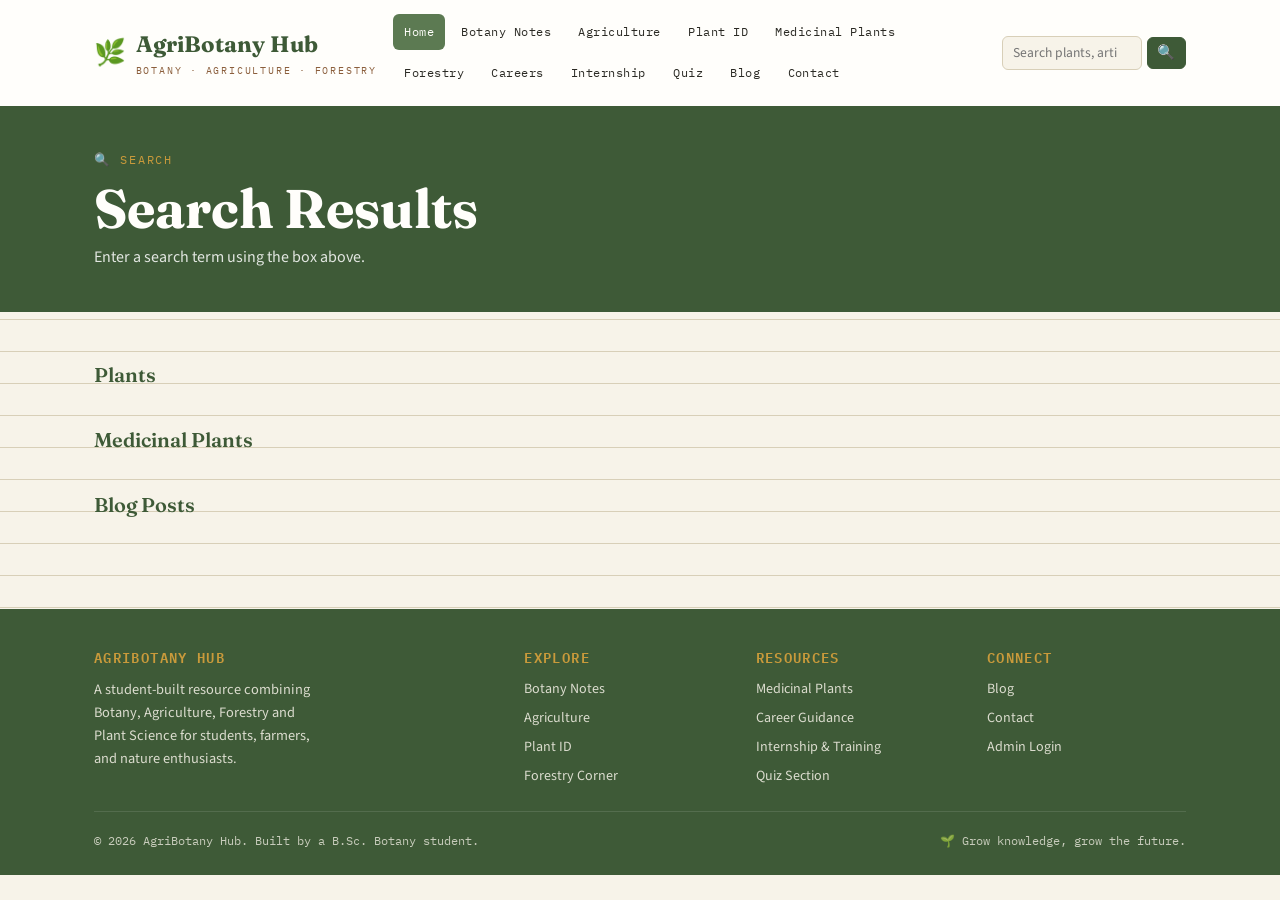
<file: search.html>
<!DOCTYPE html>
<html lang="en">
<head>
  <meta charset="UTF-8">
  <meta name="viewport" content="width=device-width, initial-scale=1.0">
  <title>Search Results — AgriBotany Hub</title>
  <link rel="preconnect" href="https://fonts.googleapis.com">
  <link href="https://fonts.googleapis.com/css2?family=Fraunces:opsz,wght@9..144,400;9..144,600;9..144,700&family=Source+Sans+3:wght@400;600&family=IBM+Plex+Mono:wght@400;500&display=swap" rel="stylesheet">
  <link rel="stylesheet" href="css/style.css">
</head>
<body>
  <div id="header-placeholder"></div>

  <div class="page-hero">
    <div class="container">
      <span class="eyebrow">🔍 Search</span>
      <h1>Search Results</h1>
      <p id="searchSummary"></p>
    </div>
  </div>

  <main>
    <section class="section">
      <div class="container">
        <h3>Plants</h3>
        <div class="grid grid-3" id="plantResults" style="margin-bottom:2rem;"></div>

        <h3>Medicinal Plants</h3>
        <div class="grid grid-3" id="medResults" style="margin-bottom:2rem;"></div>

        <h3>Blog Posts</h3>
        <div class="grid grid-3" id="blogResults"></div>
      </div>
    </section>
  </main>

  <div id="footer-placeholder"></div>

  <script src="js/data.js"></script>
  <script src="js/ui.js"></script>
  <script>
    initSharedUI("home");

    const q = (getQueryParam("q") || "").trim();
    const qLower = q.toLowerCase();
    document.getElementById("searchSummary").textContent = q
      ? `Showing results for "${q}"`
      : "Enter a search term using the box above.";

    function emptyMsg(text) {
      return `<div class="card"><p>${text}</p></div>`;
    }

    if (q) {
      // Plants
      const plants = DataStore.get("plants").filter(p =>
        p.common.toLowerCase().includes(qLower) ||
        p.scientific.toLowerCase().includes(qLower) ||
        p.family.toLowerCase().includes(qLower) ||
        p.uses.toLowerCase().includes(qLower)
      );
      document.getElementById("plantResults").innerHTML = plants.length
        ? plants.map(p => `
          <div class="specimen-card">
            <div class="specimen-photo">${p.image ? `<img src="${p.image}" alt="${escapeHtml(p.common)}">` : '🌿'}</div>
            <div class="specimen-body">
              <div class="specimen-id">${escapeHtml(p.category)}</div>
              <h3>${escapeHtml(p.scientific)}</h3>
              <div class="specimen-common">${escapeHtml(p.common)}</div>
              <table class="specimen-table">
                <tr><td>Family</td><td>${escapeHtml(p.family)}</td></tr>
                <tr><td>Uses</td><td>${escapeHtml(p.uses)}</td></tr>
              </table>
              <a class="card-link" href="plant-id.html">View in Plant ID →</a>
            </div>
          </div>
        `).join("")
        : emptyMsg("No matching plants found.");

      // Medicinal plants
      const meds = DataStore.get("medicinalPlants").filter(m =>
        m.common.toLowerCase().includes(qLower) ||
        m.scientific.toLowerCase().includes(qLower) ||
        m.traditionalUses.toLowerCase().includes(qLower) ||
        m.activeCompounds.toLowerCase().includes(qLower)
      );
      document.getElementById("medResults").innerHTML = meds.length
        ? meds.map(m => `
          <div class="card">
            <div class="meta">Medicinal Plant</div>
            <h3>${escapeHtml(m.common)}</h3>
            <p style="font-style:italic; margin-bottom:0.3rem;">${escapeHtml(m.scientific)}</p>
            <p>${escapeHtml(m.traditionalUses)}</p>
            <a class="card-link" href="medicinal-plants.html">View in Medicinal Plants →</a>
          </div>
        `).join("")
        : emptyMsg("No matching medicinal plants found.");

      // Blog posts
      const posts = DataStore.get("blogPosts").filter(p =>
        p.title.toLowerCase().includes(qLower) ||
        p.excerpt.toLowerCase().includes(qLower) ||
        p.content.toLowerCase().includes(qLower)
      );
      document.getElementById("blogResults").innerHTML = posts.length
        ? posts.map(p => `
          <div class="card">
            <div class="meta">${escapeHtml(p.category)} · ${escapeHtml(p.date)}</div>
            <h3>${escapeHtml(p.title)}</h3>
            <p>${escapeHtml(p.excerpt)}</p>
            <a class="card-link" href="blog.html">View in Blog →</a>
          </div>
        `).join("")
        : emptyMsg("No matching blog posts found.");
    } else {
      document.getElementById("plantResults").innerHTML = "";
      document.getElementById("medResults").innerHTML = "";
      document.getElementById("blogResults").innerHTML = "";
    }
  </script>
</body>
</html>
</file>
<file: css/style.css>
/* ============================================
   AgriBotany Hub — Field Notebook Design System
   ============================================ */

:root {
  --cream: #F7F3E9;
  --cream-deep: #EFE8D6;
  --ink: #2B2A24;
  --sage: #5C7A52;
  --sage-deep: #3E5A37;
  --soil: #8B5E3C;
  --soil-deep: #6B4423;
  --gold: #C99A3B;
  --line: #D8CFB8;
  --white: #FFFEFB;

  --font-display: "Fraunces", Georgia, serif;
  --font-body: "Source Sans 3", "Segoe UI", sans-serif;
  --font-mono: "IBM Plex Mono", monospace;

  --radius: 6px;
  --shadow: 0 2px 10px rgba(43, 42, 36, 0.08);
}

* { box-sizing: border-box; }

html { scroll-behavior: smooth; }

body {
  margin: 0;
  font-family: var(--font-body);
  background: var(--cream);
  color: var(--ink);
  line-height: 1.6;
  background-image:
    repeating-linear-gradient(
      to bottom,
      transparent 0px,
      transparent 31px,
      var(--line) 31px,
      var(--line) 32px
    );
}

img { max-width: 100%; display: block; }

a { color: var(--sage-deep); text-decoration: none; }
a:hover { text-decoration: underline; }

h1, h2, h3, h4 {
  font-family: var(--font-display);
  font-weight: 600;
  line-height: 1.15;
  margin: 0 0 0.5em;
  color: var(--sage-deep);
}

h1 { font-size: clamp(2.2rem, 5vw, 3.4rem); font-weight: 700; }
h2 { font-size: clamp(1.6rem, 3.5vw, 2.2rem); }
h3 { font-size: 1.25rem; }

.eyebrow {
  font-family: var(--font-mono);
  font-size: 0.78rem;
  letter-spacing: 0.14em;
  text-transform: uppercase;
  color: var(--soil-deep);
  display: block;
  margin-bottom: 0.6em;
}

p { margin: 0 0 1em; }

.container {
  max-width: 1140px;
  margin: 0 auto;
  padding: 0 1.5rem;
}

/* ============ Header / Nav ============ */

.site-header {
  background: var(--white);
  border-bottom: 3px solid var(--sage-deep);
  position: sticky;
  top: 0;
  z-index: 100;
}

.header-inner {
  display: flex;
  align-items: center;
  justify-content: space-between;
  padding: 0.9rem 1.5rem;
  max-width: 1140px;
  margin: 0 auto;
  gap: 1rem;
}

.logo {
  display: flex;
  align-items: center;
  gap: 0.6rem;
  font-family: var(--font-display);
  font-weight: 700;
  font-size: 1.4rem;
  color: var(--sage-deep);
  white-space: nowrap;
}

.logo .leaf-mark {
  font-size: 1.6rem;
  line-height: 1;
}

.logo .sub {
  display: block;
  font-family: var(--font-mono);
  font-size: 0.62rem;
  letter-spacing: 0.18em;
  color: var(--soil);
  font-weight: 400;
  text-transform: uppercase;
}

nav.main-nav {
  display: flex;
  flex-wrap: wrap;
  gap: 0.3rem;
  align-items: center;
}

nav.main-nav a {
  font-family: var(--font-mono);
  font-size: 0.78rem;
  letter-spacing: 0.04em;
  color: var(--ink);
  padding: 0.5rem 0.7rem;
  border-radius: var(--radius);
  text-decoration: none;
  transition: background 0.15s, color 0.15s;
}

nav.main-nav a:hover,
nav.main-nav a.active {
  background: var(--sage);
  color: var(--white);
}

.search-form {
  display: flex;
  align-items: center;
  gap: 0.3rem;
}

.search-form input {
  font-family: var(--font-body);
  border: 1px solid var(--line);
  border-radius: var(--radius);
  padding: 0.4rem 0.6rem;
  font-size: 0.85rem;
  width: 140px;
  background: var(--cream);
  color: var(--ink);
}

.search-form button {
  border: 1px solid var(--sage-deep);
  background: var(--sage-deep);
  color: var(--white);
  border-radius: var(--radius);
  padding: 0.42rem 0.6rem;
  cursor: pointer;
  font-size: 0.9rem;
}

.nav-toggle {
  display: none;
  background: none;
  border: 1px solid var(--line);
  border-radius: var(--radius);
  font-size: 1.2rem;
  padding: 0.3rem 0.6rem;
  cursor: pointer;
}

/* ============ Hero ============ */

.hero {
  background: linear-gradient(160deg, var(--sage-deep) 0%, var(--sage) 65%, #748f5f 100%);
  color: var(--cream);
  padding: 4rem 0 5rem;
  position: relative;
  overflow: hidden;
}

.hero::after {
  content: "";
  position: absolute;
  inset: 0;
  background-image:
    radial-gradient(circle at 85% 20%, rgba(255,255,255,0.08), transparent 40%),
    radial-gradient(circle at 10% 90%, rgba(255,255,255,0.06), transparent 35%);
  pointer-events: none;
}

.hero-inner {
  display: grid;
  grid-template-columns: 1.3fr 1fr;
  gap: 2.5rem;
  align-items: center;
  position: relative;
  z-index: 1;
}

.hero h1 { color: var(--white); }
.hero .eyebrow { color: var(--gold); }

.hero p.lead {
  font-size: 1.1rem;
  max-width: 46ch;
  color: rgba(255,255,255,0.92);
}

.hero-actions { display: flex; gap: 0.8rem; flex-wrap: wrap; margin-top: 1.2rem; }

.btn {
  display: inline-block;
  font-family: var(--font-mono);
  font-size: 0.82rem;
  letter-spacing: 0.04em;
  padding: 0.7rem 1.2rem;
  border-radius: var(--radius);
  border: 1.5px solid transparent;
  cursor: pointer;
  transition: transform 0.12s, box-shadow 0.12s;
}

.btn:hover { transform: translateY(-1px); text-decoration: none; }

.btn-primary {
  background: var(--gold);
  color: var(--ink);
  border-color: var(--gold);
}
.btn-primary:hover { box-shadow: 0 4px 14px rgba(201,154,59,0.4); }

.btn-outline {
  background: transparent;
  color: var(--white);
  border-color: rgba(255,255,255,0.6);
}
.btn-outline:hover { background: rgba(255,255,255,0.12); }

.btn-soil {
  background: var(--soil);
  color: var(--white);
  border-color: var(--soil);
}

.hero-card {
  background: var(--cream);
  color: var(--ink);
  border-radius: var(--radius);
  padding: 1.4rem;
  box-shadow: var(--shadow);
  border: 1px solid var(--line);
}

.hero-card .eyebrow { color: var(--soil); }

/* ============ Sections ============ */

.section {
  padding: 3.2rem 0;
}

.section-alt {
  background: var(--cream-deep);
}

.section-header {
  margin-bottom: 1.8rem;
  max-width: 60ch;
}

.section-header.center {
  margin-left: auto;
  margin-right: auto;
  text-align: center;
}

/* ============ Cards / Grid ============ */

.grid {
  display: grid;
  gap: 1.2rem;
}

.grid-3 { grid-template-columns: repeat(3, 1fr); }
.grid-4 { grid-template-columns: repeat(4, 1fr); }
.grid-2 { grid-template-columns: repeat(2, 1fr); }

.card {
  background: var(--white);
  border: 1px solid var(--line);
  border-radius: var(--radius);
  padding: 1.3rem;
  box-shadow: var(--shadow);
  display: flex;
  flex-direction: column;
}

.card h3 { margin-bottom: 0.4rem; }

.card .meta {
  font-family: var(--font-mono);
  font-size: 0.72rem;
  color: var(--soil-deep);
  text-transform: uppercase;
  letter-spacing: 0.08em;
  margin-bottom: 0.4rem;
}

.card p:last-of-type { margin-bottom: 0; flex-grow: 1; }

.card .card-link {
  margin-top: 0.8rem;
  font-family: var(--font-mono);
  font-size: 0.78rem;
  font-weight: 600;
}

/* ============ Specimen Card (signature element) ============ */

.specimen-card {
  background: var(--white);
  border: 1px solid var(--line);
  border-radius: var(--radius);
  box-shadow: var(--shadow);
  overflow: hidden;
  display: flex;
  flex-direction: column;
}

.specimen-photo {
  aspect-ratio: 4/3;
  background: var(--cream-deep);
  display: flex;
  align-items: center;
  justify-content: center;
  font-size: 2.5rem;
  border-bottom: 1px solid var(--line);
  overflow: hidden;
}

.specimen-photo img { width: 100%; height: 100%; object-fit: cover; }

.specimen-body { padding: 1.1rem 1.2rem 1.3rem; }

.specimen-id {
  font-family: var(--font-mono);
  font-size: 0.7rem;
  letter-spacing: 0.1em;
  color: var(--soil);
  text-transform: uppercase;
  margin-bottom: 0.3rem;
}

.specimen-body h3 { font-style: italic; margin-bottom: 0.1rem; }

.specimen-common {
  font-family: var(--font-mono);
  font-size: 0.85rem;
  color: var(--ink);
  margin-bottom: 0.6rem;
}

.specimen-table {
  width: 100%;
  font-size: 0.85rem;
  border-collapse: collapse;
  margin-bottom: 0.6rem;
}

.specimen-table td {
  padding: 0.25rem 0;
  border-bottom: 1px dashed var(--line);
  vertical-align: top;
}

.specimen-table td:first-child {
  font-family: var(--font-mono);
  font-size: 0.7rem;
  letter-spacing: 0.06em;
  text-transform: uppercase;
  color: var(--soil-deep);
  width: 38%;
  padding-right: 0.6rem;
}

.specimen-table tr:last-child td { border-bottom: none; }

/* ============ Tags / Badges ============ */

.tag {
  display: inline-block;
  font-family: var(--font-mono);
  font-size: 0.7rem;
  letter-spacing: 0.06em;
  text-transform: uppercase;
  background: var(--sage);
  color: var(--white);
  padding: 0.2rem 0.55rem;
  border-radius: 100px;
  margin: 0 0.3rem 0.3rem 0;
}

.tag-soil { background: var(--soil); }
.tag-gold { background: var(--gold); color: var(--ink); }
.tag-outline {
  background: transparent;
  border: 1px solid var(--sage);
  color: var(--sage-deep);
}

/* ============ Plant of the Day ============ */

.potd {
  display: grid;
  grid-template-columns: 1fr 1.4fr;
  gap: 2rem;
  align-items: center;
  background: var(--white);
  border: 1px solid var(--line);
  border-radius: var(--radius);
  box-shadow: var(--shadow);
  padding: 1.6rem;
}

.potd-photo {
  aspect-ratio: 1;
  background: var(--cream-deep);
  border-radius: var(--radius);
  display: flex;
  align-items: center;
  justify-content: center;
  font-size: 3rem;
  overflow: hidden;
}

.potd-photo img { width: 100%; height: 100%; object-fit: cover; }

/* ============ Resource list (notes/downloads) ============ */

.resource-list {
  list-style: none;
  margin: 0;
  padding: 0;
  display: flex;
  flex-direction: column;
  gap: 0.6rem;
}

.resource-item {
  display: flex;
  align-items: center;
  justify-content: space-between;
  gap: 1rem;
  background: var(--white);
  border: 1px solid var(--line);
  border-radius: var(--radius);
  padding: 0.85rem 1.1rem;
}

.resource-item .res-title { font-weight: 600; }
.resource-item .res-meta {
  font-family: var(--font-mono);
  font-size: 0.72rem;
  color: var(--soil-deep);
  text-transform: uppercase;
}

.resource-item .btn { padding: 0.45rem 0.9rem; }

/* ============ Tables (crop calendar etc) ============ */

table.data-table {
  width: 100%;
  border-collapse: collapse;
  background: var(--white);
  border-radius: var(--radius);
  overflow: hidden;
  box-shadow: var(--shadow);
}

table.data-table th, table.data-table td {
  padding: 0.7rem 0.9rem;
  border-bottom: 1px solid var(--line);
  text-align: left;
  font-size: 0.9rem;
}

table.data-table th {
  background: var(--sage-deep);
  color: var(--white);
  font-family: var(--font-mono);
  font-size: 0.74rem;
  letter-spacing: 0.06em;
  text-transform: uppercase;
}

table.data-table tr:last-child td { border-bottom: none; }
table.data-table tr:nth-child(even) td { background: var(--cream-deep); }

/* ============ Footer ============ */

footer.site-footer {
  background: var(--sage-deep);
  color: var(--cream);
  padding: 2.5rem 0 1.5rem;
  margin-top: 2rem;
}

footer.site-footer .footer-grid {
  display: grid;
  grid-template-columns: 2fr 1fr 1fr 1fr;
  gap: 2rem;
  margin-bottom: 1.5rem;
}

footer.site-footer h4 {
  color: var(--gold);
  font-size: 0.85rem;
  font-family: var(--font-mono);
  letter-spacing: 0.1em;
  text-transform: uppercase;
  margin-bottom: 0.8rem;
}

footer.site-footer a {
  color: var(--cream);
  opacity: 0.85;
}
footer.site-footer a:hover { opacity: 1; }

footer.site-footer ul {
  list-style: none;
  padding: 0;
  margin: 0;
  display: flex;
  flex-direction: column;
  gap: 0.4rem;
  font-size: 0.88rem;
}

.footer-bottom {
  border-top: 1px solid rgba(255,255,255,0.15);
  padding-top: 1.2rem;
  font-family: var(--font-mono);
  font-size: 0.75rem;
  opacity: 0.75;
  display: flex;
  justify-content: space-between;
  flex-wrap: wrap;
  gap: 0.5rem;
}

/* ============ Page header (non-home pages) ============ */

.page-hero {
  background: var(--sage-deep);
  color: var(--cream);
  padding: 2.6rem 0;
}

.page-hero .eyebrow { color: var(--gold); }
.page-hero h1 { color: var(--white); margin-bottom: 0.3rem; }
.page-hero p { color: rgba(255,255,255,0.85); max-width: 60ch; margin: 0; }

/* ============ Filter bar ============ */

.filter-bar {
  display: flex;
  gap: 0.6rem;
  flex-wrap: wrap;
  margin-bottom: 1.6rem;
}

.filter-bar button {
  font-family: var(--font-mono);
  font-size: 0.78rem;
  letter-spacing: 0.04em;
  background: var(--white);
  border: 1px solid var(--line);
  border-radius: 100px;
  padding: 0.4rem 1rem;
  cursor: pointer;
  color: var(--ink);
}

.filter-bar button.active {
  background: var(--sage-deep);
  color: var(--white);
  border-color: var(--sage-deep);
}

/* ============ Quiz ============ */

.quiz-card {
  background: var(--white);
  border: 1px solid var(--line);
  border-radius: var(--radius);
  box-shadow: var(--shadow);
  padding: 1.5rem;
}

.quiz-q { font-weight: 600; margin-bottom: 0.8rem; }

.quiz-options {
  display: flex;
  flex-direction: column;
  gap: 0.5rem;
  margin-bottom: 1rem;
}

.quiz-options label {
  display: flex;
  align-items: center;
  gap: 0.6rem;
  border: 1px solid var(--line);
  border-radius: var(--radius);
  padding: 0.6rem 0.8rem;
  cursor: pointer;
  font-size: 0.92rem;
}

.quiz-options label:hover { background: var(--cream-deep); }
.quiz-options label.correct { background: #DCEBD4; border-color: var(--sage); }
.quiz-options label.incorrect { background: #F3D9D4; border-color: #B5544A; }

.quiz-nav { display: flex; justify-content: space-between; align-items: center; margin-top: 0.8rem; }
.quiz-progress { font-family: var(--font-mono); font-size: 0.78rem; color: var(--soil-deep); }

/* ============ Admin panel ============ */

.admin-bar {
  background: var(--ink);
  color: var(--cream);
  font-family: var(--font-mono);
  font-size: 0.75rem;
  padding: 0.5rem 1.5rem;
  display: flex;
  justify-content: space-between;
  align-items: center;
  flex-wrap: wrap;
  gap: 0.5rem;
}

.admin-bar button {
  font-family: var(--font-mono);
  font-size: 0.72rem;
  background: var(--gold);
  color: var(--ink);
  border: none;
  border-radius: var(--radius);
  padding: 0.35rem 0.7rem;
  cursor: pointer;
}

.admin-panel {
  background: var(--white);
  border: 2px dashed var(--soil);
  border-radius: var(--radius);
  padding: 1.2rem;
  margin: 1.5rem 0;
}

.admin-panel h3 { color: var(--soil-deep); }

.admin-panel.hidden { display: none; }

.form-row { margin-bottom: 0.8rem; display: flex; flex-direction: column; gap: 0.3rem; }
.form-row label { font-family: var(--font-mono); font-size: 0.75rem; text-transform: uppercase; letter-spacing: 0.06em; color: var(--soil-deep); }
.form-row input, .form-row textarea, .form-row select {
  font-family: var(--font-body);
  padding: 0.5rem 0.6rem;
  border: 1px solid var(--line);
  border-radius: var(--radius);
  font-size: 0.9rem;
  background: var(--cream);
}
.form-row textarea { resize: vertical; min-height: 70px; }

.admin-list-item {
  display: flex;
  justify-content: space-between;
  align-items: center;
  gap: 0.5rem;
  padding: 0.5rem 0;
  border-bottom: 1px dashed var(--line);
}

.admin-list-item .item-actions { display: flex; gap: 0.4rem; }
.admin-list-item .item-actions button {
  font-family: var(--font-mono);
  font-size: 0.7rem;
  border: 1px solid var(--line);
  background: var(--cream);
  border-radius: var(--radius);
  padding: 0.25rem 0.5rem;
  cursor: pointer;
}
.admin-list-item .item-actions button.danger { color: #B5544A; border-color: #B5544A; }

/* ============ Responsive ============ */

@media (max-width: 900px) {
  .hero-inner { grid-template-columns: 1fr; }
  .grid-3, .grid-4, .grid-2 { grid-template-columns: repeat(2, 1fr); }
  .potd { grid-template-columns: 1fr; }
  footer.site-footer .footer-grid { grid-template-columns: repeat(2, 1fr); }
}

@media (max-width: 640px) {
  .grid-3, .grid-4, .grid-2 { grid-template-columns: 1fr; }
  nav.main-nav {
    display: none;
    flex-direction: column;
    width: 100%;
    align-items: stretch;
    background: var(--white);
    border-top: 1px solid var(--line);
    padding: 0.5rem 0;
  }
  nav.main-nav.open { display: flex; }
  nav.main-nav a { padding: 0.7rem 1rem; }
  .nav-toggle { display: block; }
  .header-inner { flex-wrap: wrap; }
  .search-form { order: 3; width: 100%; }
  .search-form input { flex-grow: 1; }
  footer.site-footer .footer-grid { grid-template-columns: 1fr; }
  .potd { padding: 1.2rem; }
}

@media (prefers-reduced-motion: reduce) {
  html { scroll-behavior: auto; }
  * { transition: none !important; animation: none !important; }
}

/* Focus visibility */
a:focus-visible, button:focus-visible, input:focus-visible, textarea:focus-visible, select:focus-visible {
  outline: 2px solid var(--gold);
  outline-offset: 2px;
}
</file>
